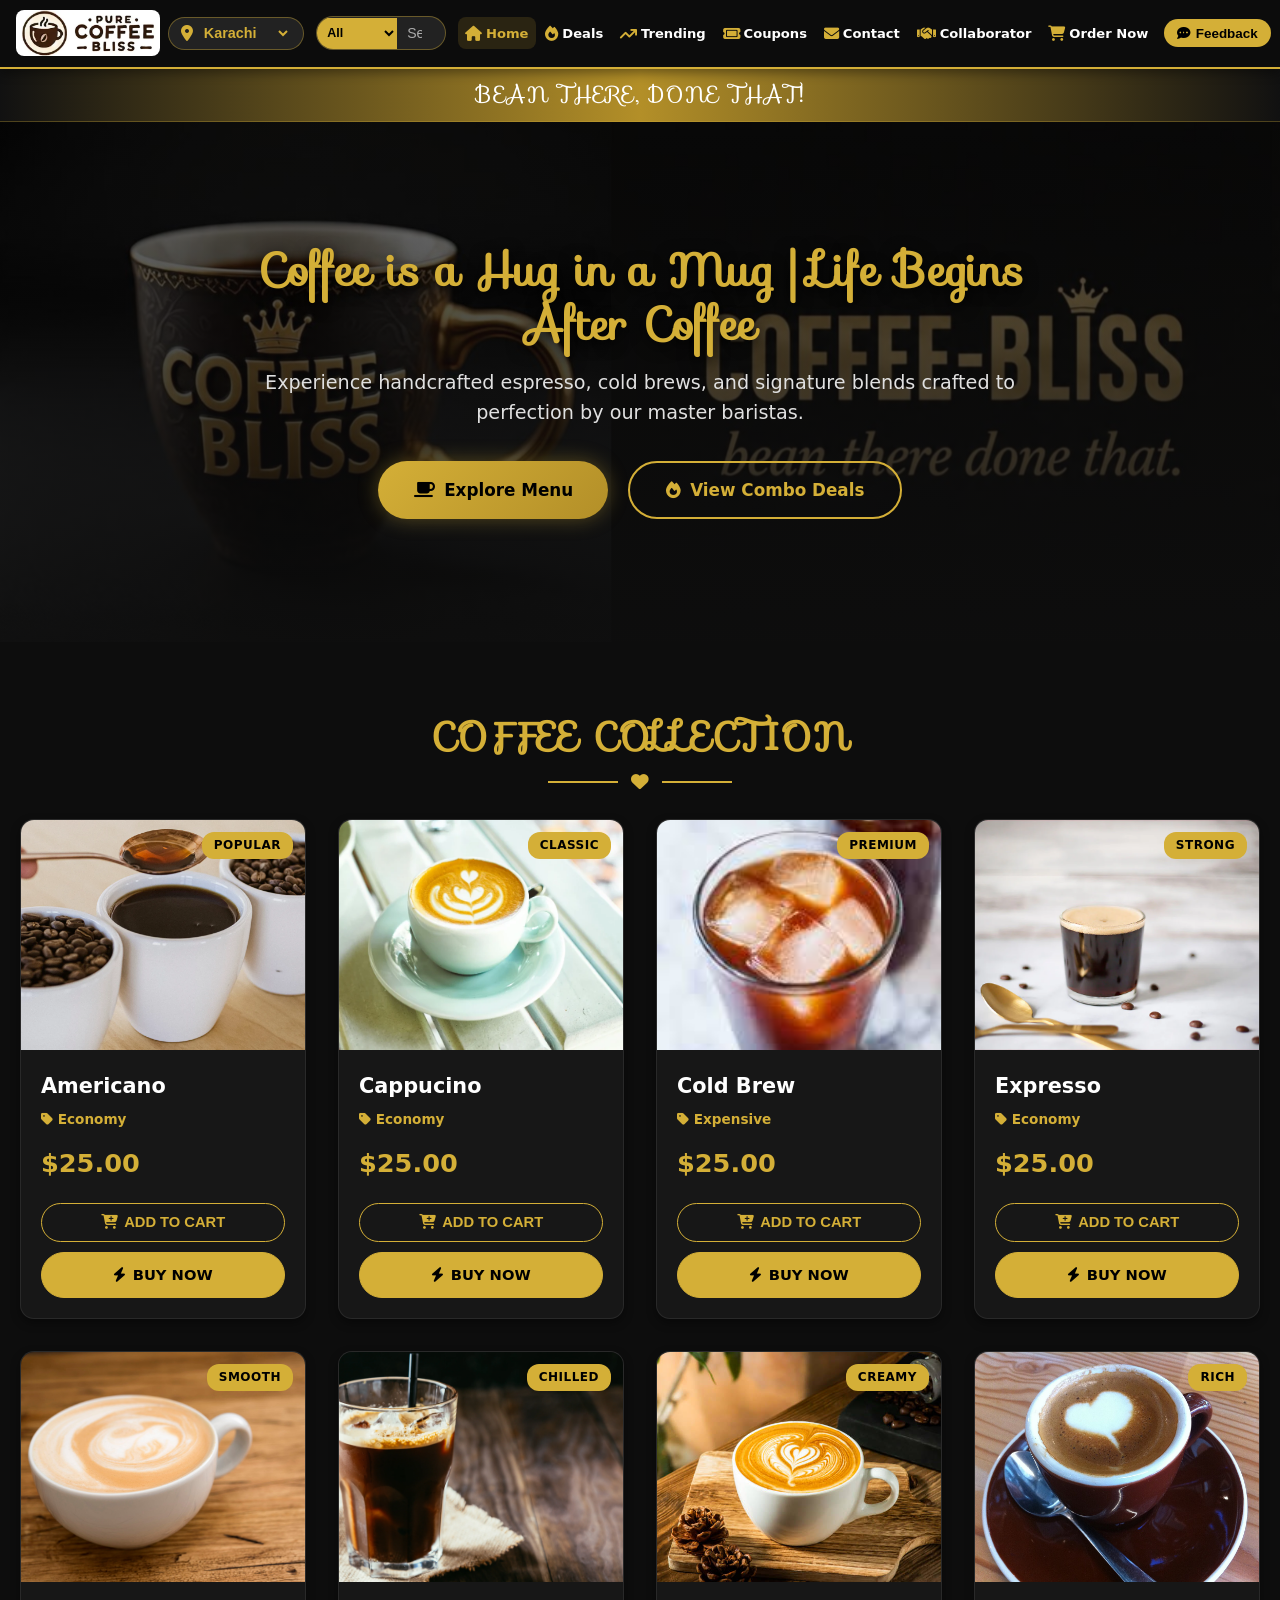
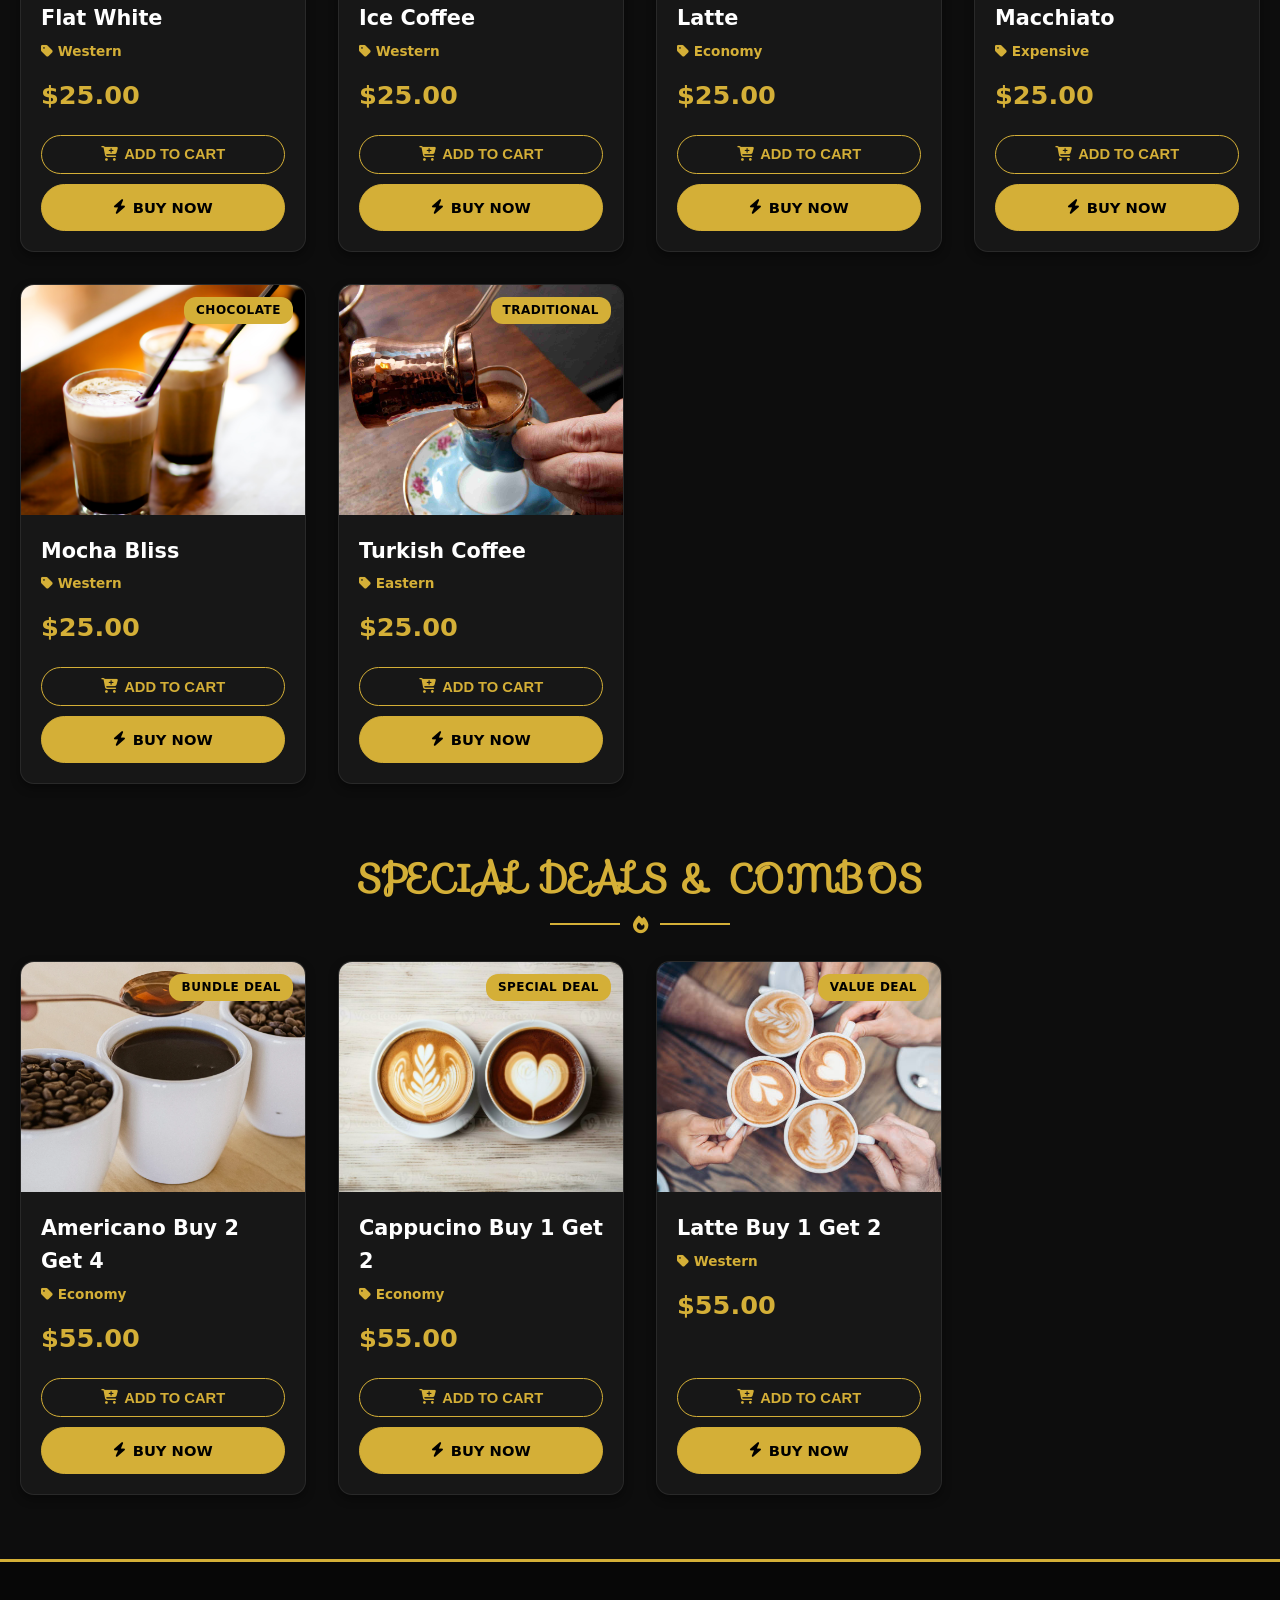
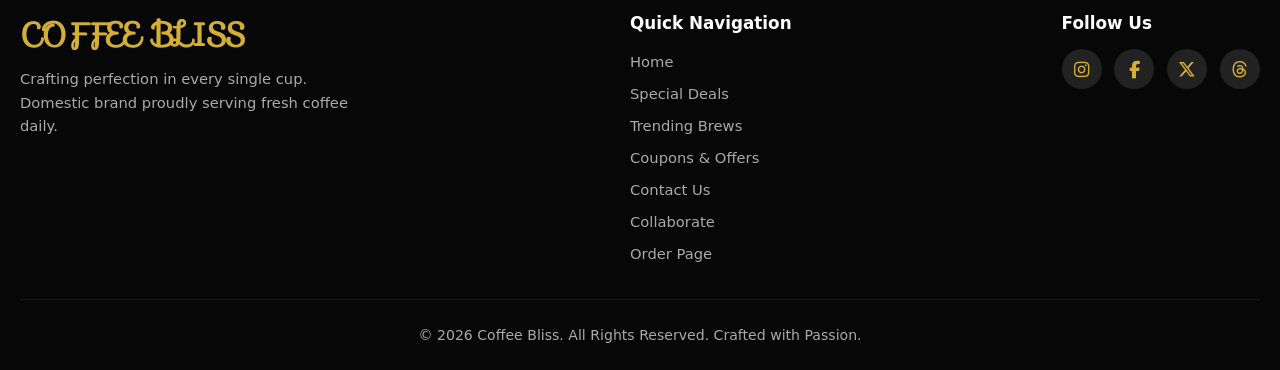
<file: index.html>
<!DOCTYPE html>
<html lang="en">
<head>
    <meta charset="UTF-8">
    <meta name="viewport" content="width=device-width, initial-scale=1.0">
    <title>Coffee Bliss | Handcrafted Coffee & Special Deals</title>
    <link rel="stylesheet" href="styles.css">
    <link rel="stylesheet" href="https://fonts.googleapis.com/css2?family=Sofia&family=Segoe+UI:wght@400;600;700;800&display=swap">
    <link rel="stylesheet" href="https://cdnjs.cloudflare.com/ajax/libs/font-awesome/6.4.0/css/all.min.css">
    <script src="app.js" defer></script>
</head>
<body>
    <!-- Sticky Navigation Header -->
    <header>
        <div class="navbar">
            <a href="index.html" class="nav-logo">
                <img src="coff_logo.webp" alt="Coffee Bliss Logo">
            </a>

            <!-- City Location Selector -->
            <div class="nav-add">
                <i class="fa-solid fa-location-dot"></i>
                <select class="cities" aria-label="Select Store Location">
                    <option>Karachi</option>
                    <option>Lahore</option>
                    <option>Islamabad</option>
                    <option>Peshawar</option>
                </select>
            </div>

            <!-- Integrated Header Search Bar -->
            <div class="nav-search">
                <div class="search-bar-wrap">
                    <select class="search-category-select" aria-label="Category Filter">
                        <option value="All">All</option>
                        <option value="Economy">Economy</option>
                        <option value="Expensive">Expensive</option>
                        <option value="Eastern">Eastern</option>
                        <option value="Western">Western</option>
                    </select>
                    <input type="search" class="input-search-field" placeholder="Search Coffee Bliss..." aria-label="Search Coffee">
                    <button class="search-btn-icon" aria-label="Perform Search"><i class="fa-solid fa-magnifying-glass"></i></button>
                </div>
            </div>

            <!-- Navigation Links -->
            <ul class="nav-menu">
                <li><a href="index.html" class="active"><i class="fa-solid fa-house"></i> Home</a></li>
                <li><a href="deals.html"><i class="fa-solid fa-fire"></i> Deals</a></li>
                <li><a href="trending.html"><i class="fa-solid fa-arrow-trend-up"></i> Trending</a></li>
                <li><a href="coupons.html"><i class="fa-solid fa-ticket"></i> Coupons</a></li>
                <li><a href="contact.html"><i class="fa-solid fa-envelope"></i> Contact</a></li>
                <li><a href="collaborator.html"><i class="fa-solid fa-handshake"></i> Collaborator</a></li>
                <li><a href="order.html"><i class="fa-solid fa-cart-shopping"></i> Order Now</a></li>
            </ul>

            <!-- Header Action Buttons -->
            <div class="nav-actions">
                <button class="btn-feedback"><i class="fa-solid fa-comment-dots"></i> Feedback</button>
                <a href="order.html" class="cart-icon-btn" title="View Shopping Cart">
                    <i class="fa-solid fa-bag-shopping"></i>
                    <span class="cart-badge">0</span>
                </a>
                <button class="mobile-toggle" aria-label="Toggle Navigation Menu">
                    <i class="fa-solid fa-bars"></i>
                </button>
            </div>
        </div>
    </header>

    <!-- Slogan Banner -->
    <div class="slogan-banner">
        <span>BEAN THERE, DONE THAT!</span>
    </div>

    <!-- Hero Section -->
    <section class="hero-section">
        <div class="hero-content">
            <h1 class="hero-tagline">Coffee is a Hug in a Mug | Life Begins After Coffee</h1>
            <p class="hero-subtext">Experience handcrafted espresso, cold brews, and signature blends crafted to perfection by our master baristas.</p>
            <div class="hero-btn-group">
                <a href="#coffee-menu-section" class="btn-hero-primary"><i class="fa-solid fa-mug-saucer"></i> Explore Menu</a>
                <a href="deals.html" class="btn-hero-secondary"><i class="fa-solid fa-fire"></i> View Combo Deals</a>
            </div>
        </div>
    </section>

    <!-- Main Content Container -->
    <main class="main-container" id="coffee-menu-section">
        <!-- Coffee Collection Section -->
        <div class="section-title">
            <h2>COFFEE COLLECTION</h2>
            <div class="divider"><i class="fa-solid fa-heart"></i></div>
        </div>
        <div id="coffee-collection-grid" class="product-grid">
            <!-- Dynamic coffee cards rendered here by app.js -->
        </div>

        <!-- Special Deals Section -->
        <div class="section-title" style="margin-top: 4rem;">
            <h2>SPECIAL DEALS & COMBOS</h2>
            <div class="divider"><i class="fa-solid fa-fire"></i></div>
        </div>
        <div id="special-deals-grid" class="product-grid">
            <!-- Dynamic deal cards rendered here by app.js -->
        </div>
    </main>

    <!-- Universal Feedback Modal -->
    <div id="feedback-modal" class="modal-overlay">
        <div class="modal-card">
            <button id="close-feedback-modal" class="btn-close-modal">&times;</button>
            <h3 style="color: var(--primary-gold); margin-bottom: 1rem;"><i class="fa-solid fa-comment"></i> We Value Your Feedback</h3>
            <form id="feedback-form" class="checkout-form">
                <div class="form-group">
                    <label for="fb-name">Your Name</label>
                    <input type="text" id="fb-name" required placeholder="Enter your name">
                </div>
                <div class="form-group">
                    <label for="fb-email">Email Address</label>
                    <input type="email" id="fb-email" required placeholder="Enter your email">
                </div>
                <div class="form-group">
                    <label for="fb-msg">Your Feedback</label>
                    <textarea id="fb-msg" rows="4" required placeholder="How was your Coffee Bliss experience?"></textarea>
                </div>
                <button type="submit" class="btn-place-order" style="margin-top: 0.5rem;">Submit Feedback</button>
            </form>
        </div>
    </div>

    <!-- Footer -->
    <footer>
        <div class="footer-content">
            <div class="footer-brand">
                <h2>COFFEE BLISS</h2>
                <p>Crafting perfection in every single cup. Domestic brand proudly serving fresh coffee daily.</p>
            </div>
            <div class="footer-links">
                <h4>Quick Navigation</h4>
                <ul>
                    <li><a href="index.html">Home</a></li>
                    <li><a href="deals.html">Special Deals</a></li>
                    <li><a href="trending.html">Trending Brews</a></li>
                    <li><a href="coupons.html">Coupons & Offers</a></li>
                    <li><a href="contact.html">Contact Us</a></li>
                    <li><a href="collaborator.html">Collaborate</a></li>
                    <li><a href="order.html">Order Page</a></li>
                </ul>
            </div>
            <div class="footer-links">
                <h4>Follow Us</h4>
                <div class="social-icons">
                    <a href="https://www.instagram.com/not.her,type_man" target="_blank" aria-label="Instagram"><i class="fa-brands fa-instagram"></i></a>
                    <a href="https://facebook.com" target="_blank" aria-label="Facebook"><i class="fa-brands fa-facebook-f"></i></a>
                    <a href="https://twitter.com" target="_blank" aria-label="Twitter"><i class="fa-brands fa-x-twitter"></i></a>
                    <a href="https://threads.net" target="_blank" aria-label="Threads"><i class="fa-brands fa-threads"></i></a>
                </div>
            </div>
        </div>
        <div class="footer-bottom">
            <p>&copy; 2026 Coffee Bliss. All Rights Reserved. Crafted with Passion.</p>
        </div>
    </footer>
</body>
</html>
</file>
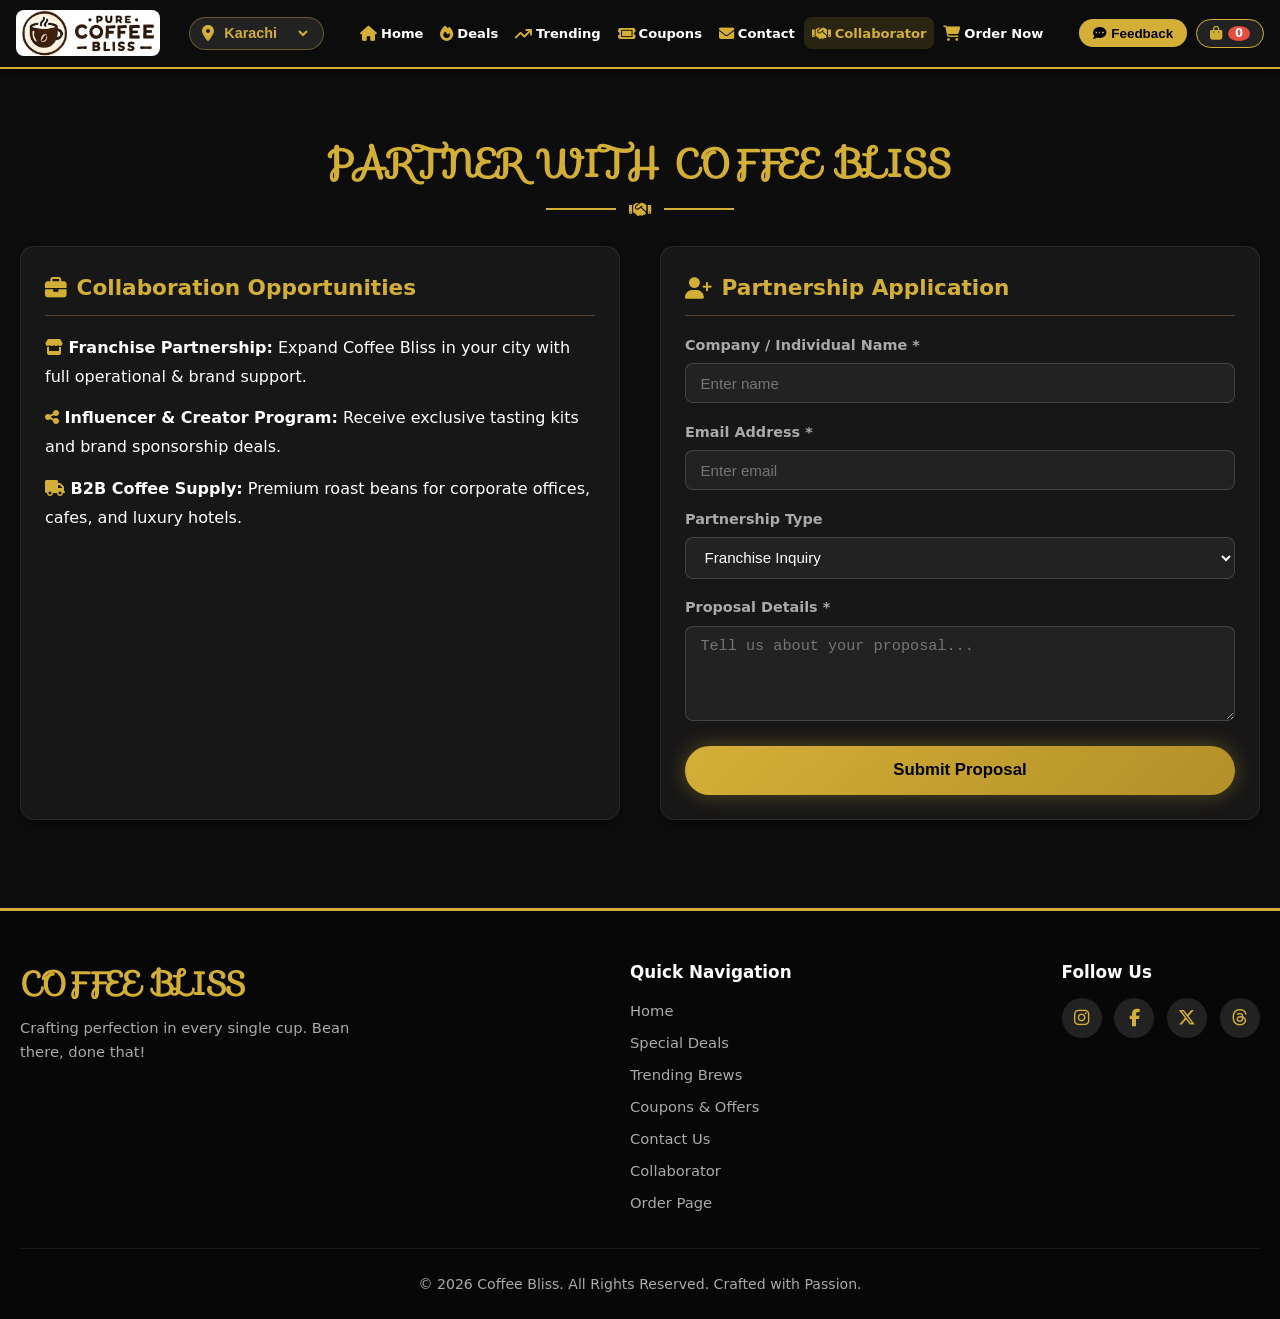
<file: collaborator.html>
<!DOCTYPE html>
<html lang="en">
<head>
    <meta charset="UTF-8">
    <meta name="viewport" content="width=device-width, initial-scale=1.0">
    <title>Partner & Collaborate | Coffee Bliss</title>
    <link rel="stylesheet" href="styles.css">
    <link rel="stylesheet" href="https://fonts.googleapis.com/css2?family=Sofia&family=Segoe+UI:wght@400;600;700;800&display=swap">
    <link rel="stylesheet" href="https://cdnjs.cloudflare.com/ajax/libs/font-awesome/6.4.0/css/all.min.css">
    <script src="app.js" defer></script>
</head>
<body>
    <header>
        <div class="navbar">
            <a href="index.html" class="nav-logo">
                <img src="coff_logo.webp" alt="Coffee Bliss Logo">
            </a>

            <div class="nav-add">
                <i class="fa-solid fa-location-dot"></i>
                <select class="cities" aria-label="Select City">
                    <option>Karachi</option>
                    <option>Lahore</option>
                    <option>Islamabad</option>
                    <option>Peshawar</option>
                </select>
            </div>

            <ul class="nav-menu">
                <li><a href="index.html"><i class="fa-solid fa-house"></i> Home</a></li>
                <li><a href="deals.html"><i class="fa-solid fa-fire"></i> Deals</a></li>
                <li><a href="trending.html"><i class="fa-solid fa-arrow-trend-up"></i> Trending</a></li>
                <li><a href="coupons.html"><i class="fa-solid fa-ticket"></i> Coupons</a></li>
                <li><a href="contact.html"><i class="fa-solid fa-envelope"></i> Contact</a></li>
                <li><a href="collaborator.html" class="active"><i class="fa-solid fa-handshake"></i> Collaborator</a></li>
                <li><a href="order.html"><i class="fa-solid fa-cart-shopping"></i> Order Now</a></li>
            </ul>

            <div class="nav-actions">
                <button class="btn-feedback"><i class="fa-solid fa-comment-dots"></i> Feedback</button>
                <a href="order.html" class="cart-icon-btn" title="View Shopping Cart">
                    <i class="fa-solid fa-bag-shopping"></i>
                    <span class="cart-badge">0</span>
                </a>
                <button class="mobile-toggle" aria-label="Toggle Navigation Menu">
                    <i class="fa-solid fa-bars"></i>
                </button>
            </div>
        </div>
    </header>

    <main class="main-container">
        <div class="section-title">
            <h2>PARTNER WITH COFFEE BLISS</h2>
            <div class="divider"><i class="fa-solid fa-handshake"></i></div>
        </div>

        <div style="display: grid; grid-template-columns: repeat(auto-fit, minmax(320px, 1fr)); gap: 2.5rem;">
            <!-- Partnership Programs Card -->
            <div class="order-section-card">
                <h3><i class="fa-solid fa-briefcase"></i> Collaboration Opportunities</h3>
                <div style="margin-bottom: 1.5rem; line-height: 1.8;">
                    <p style="margin-bottom: 0.8rem;"><strong><i class="fa-solid fa-store" style="color: var(--primary-gold);"></i> Franchise Partnership:</strong> Expand Coffee Bliss in your city with full operational & brand support.</p>
                    <p style="margin-bottom: 0.8rem;"><strong><i class="fa-solid fa-share-nodes" style="color: var(--primary-gold);"></i> Influencer & Creator Program:</strong> Receive exclusive tasting kits and brand sponsorship deals.</p>
                    <p style="margin-bottom: 0.8rem;"><strong><i class="fa-solid fa-truck" style="color: var(--primary-gold);"></i> B2B Coffee Supply:</strong> Premium roast beans for corporate offices, cafes, and luxury hotels.</p>
                </div>
            </div>

            <!-- Collaboration Application Form -->
            <div class="order-section-card">
                <h3><i class="fa-solid fa-user-plus"></i> Partnership Application</h3>
                <form onsubmit="event.preventDefault(); showToast('Collaboration request submitted successfully! Our team will reach out.', 'success'); this.reset();" class="checkout-form">
                    <div class="form-group">
                        <label>Company / Individual Name *</label>
                        <input type="text" required placeholder="Enter name">
                    </div>
                    <div class="form-group">
                        <label>Email Address *</label>
                        <input type="email" required placeholder="Enter email">
                    </div>
                    <div class="form-group">
                        <label>Partnership Type</label>
                        <select>
                            <option>Franchise Inquiry</option>
                            <option>Influencer & Creator</option>
                            <option>Corporate Bean Supply</option>
                            <option>Event Catering</option>
                        </select>
                    </div>
                    <div class="form-group">
                        <label>Proposal Details *</label>
                        <textarea rows="4" required placeholder="Tell us about your proposal..."></textarea>
                    </div>
                    <button type="submit" class="btn-place-order">Submit Proposal</button>
                </form>
            </div>
        </div>
    </main>

    <!-- Feedback Modal -->
    <div id="feedback-modal" class="modal-overlay">
        <div class="modal-card">
            <button id="close-feedback-modal" class="btn-close-modal">&times;</button>
            <h3 style="color: var(--primary-gold); margin-bottom: 1rem;"><i class="fa-solid fa-comment"></i> We Value Your Feedback</h3>
            <form id="feedback-form" class="checkout-form">
                <div class="form-group">
                    <label for="fb-name">Your Name</label>
                    <input type="text" id="fb-name" required placeholder="Enter your name">
                </div>
                <div class="form-group">
                    <label for="fb-email">Email Address</label>
                    <input type="email" id="fb-email" required placeholder="Enter your email">
                </div>
                <div class="form-group">
                    <label for="fb-msg">Your Feedback</label>
                    <textarea id="fb-msg" rows="4" required placeholder="How was your Coffee Bliss experience?"></textarea>
                </div>
                <button type="submit" class="btn-place-order" style="margin-top: 0.5rem;">Submit Feedback</button>
            </form>
        </div>
    </div>

    <!-- Footer -->
    <footer>
        <div class="footer-content">
            <div class="footer-brand">
                <h2>COFFEE BLISS</h2>
                <p>Crafting perfection in every single cup. Bean there, done that!</p>
            </div>
            <div class="footer-links">
                <h4>Quick Navigation</h4>
                <ul>
                    <li><a href="index.html">Home</a></li>
                    <li><a href="deals.html">Special Deals</a></li>
                    <li><a href="trending.html">Trending Brews</a></li>
                    <li><a href="coupons.html">Coupons & Offers</a></li>
                    <li><a href="contact.html">Contact Us</a></li>
                    <li><a href="collaborator.html">Collaborator</a></li>
                    <li><a href="order.html">Order Page</a></li>
                </ul>
            </div>
            <div class="footer-links">
                <h4>Follow Us</h4>
                <div class="social-icons">
                    <a href="https://www.instagram.com/not.her,type_man" target="_blank" aria-label="Instagram"><i class="fa-brands fa-instagram"></i></a>
                    <a href="https://facebook.com" target="_blank" aria-label="Facebook"><i class="fa-brands fa-facebook-f"></i></a>
                    <a href="https://twitter.com" target="_blank" aria-label="Twitter"><i class="fa-brands fa-x-twitter"></i></a>
                    <a href="https://threads.net" target="_blank" aria-label="Threads"><i class="fa-brands fa-threads"></i></a>
                </div>
            </div>
        </div>
        <div class="footer-bottom">
            <p>&copy; 2026 Coffee Bliss. All Rights Reserved. Crafted with Passion.</p>
        </div>
    </footer>
</body>
</html>
</file>
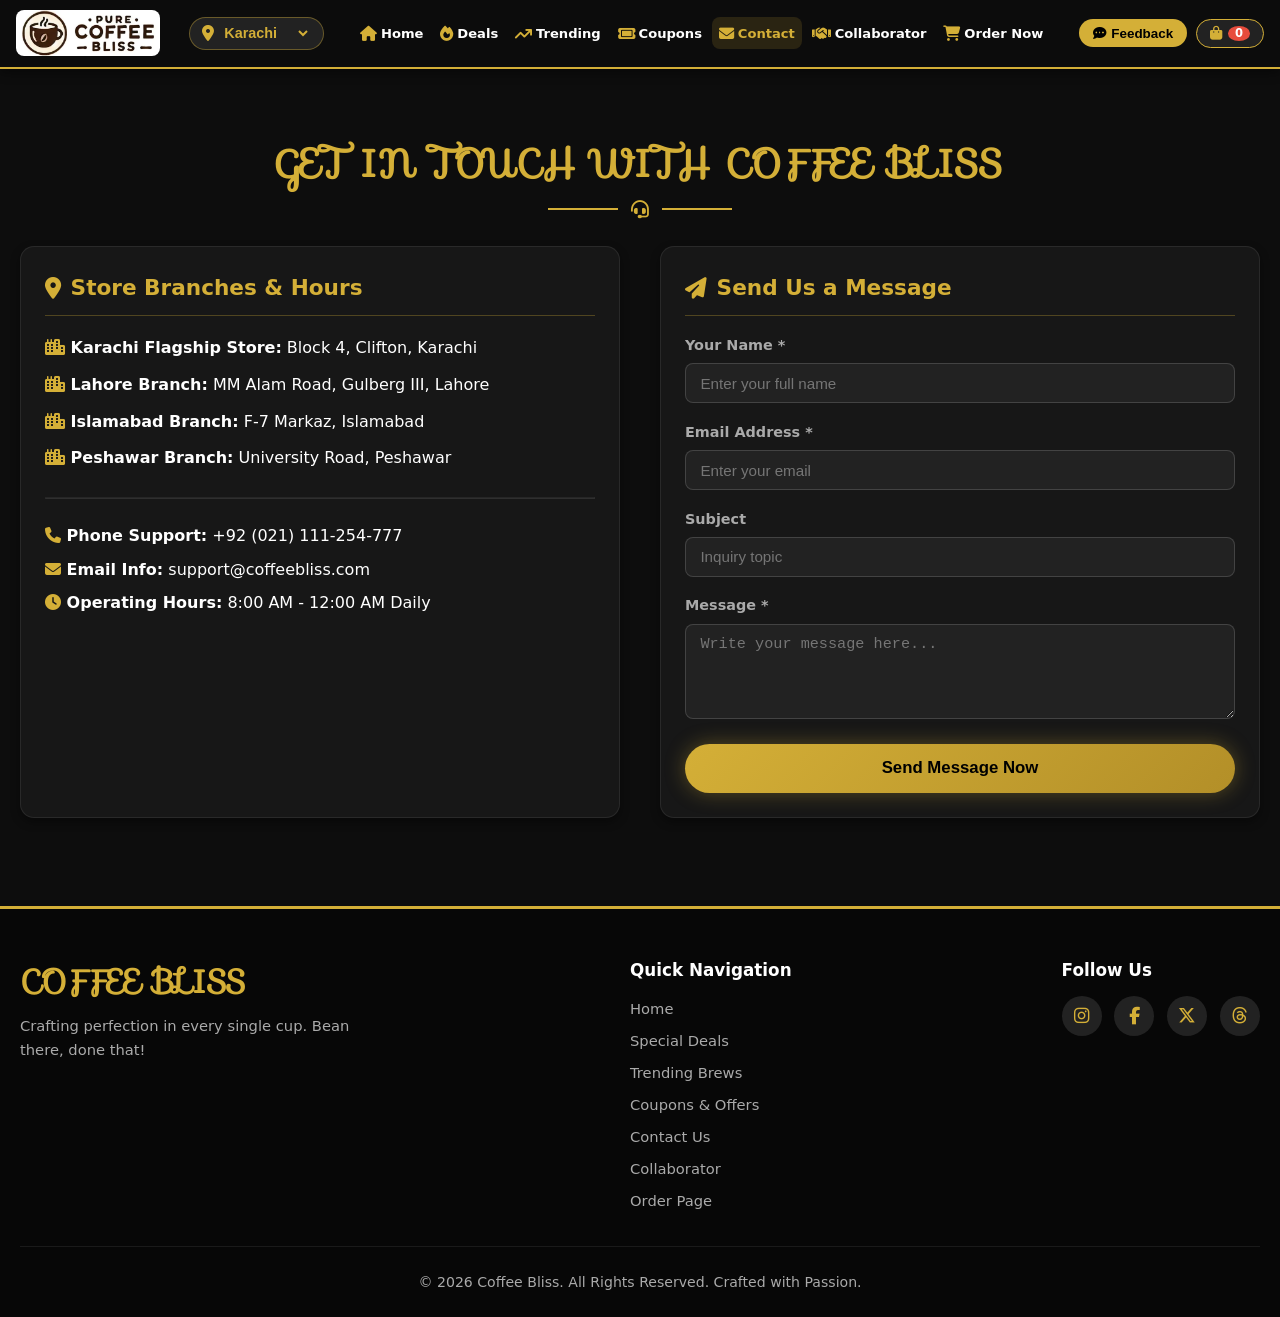
<file: contact.html>
<!DOCTYPE html>
<html lang="en">
<head>
    <meta charset="UTF-8">
    <meta name="viewport" content="width=device-width, initial-scale=1.0">
    <title>Contact Us | Coffee Bliss</title>
    <link rel="stylesheet" href="styles.css">
    <link rel="stylesheet" href="https://fonts.googleapis.com/css2?family=Sofia&family=Segoe+UI:wght@400;600;700;800&display=swap">
    <link rel="stylesheet" href="https://cdnjs.cloudflare.com/ajax/libs/font-awesome/6.4.0/css/all.min.css">
    <script src="app.js" defer></script>
</head>
<body>
    <header>
        <div class="navbar">
            <a href="index.html" class="nav-logo">
                <img src="coff_logo.webp" alt="Coffee Bliss Logo">
            </a>

            <div class="nav-add">
                <i class="fa-solid fa-location-dot"></i>
                <select class="cities" aria-label="Select City">
                    <option>Karachi</option>
                    <option>Lahore</option>
                    <option>Islamabad</option>
                    <option>Peshawar</option>
                </select>
            </div>

            <ul class="nav-menu">
                <li><a href="index.html"><i class="fa-solid fa-house"></i> Home</a></li>
                <li><a href="deals.html"><i class="fa-solid fa-fire"></i> Deals</a></li>
                <li><a href="trending.html"><i class="fa-solid fa-arrow-trend-up"></i> Trending</a></li>
                <li><a href="coupons.html"><i class="fa-solid fa-ticket"></i> Coupons</a></li>
                <li><a href="contact.html" class="active"><i class="fa-solid fa-envelope"></i> Contact</a></li>
                <li><a href="collaborator.html"><i class="fa-solid fa-handshake"></i> Collaborator</a></li>
                <li><a href="order.html"><i class="fa-solid fa-cart-shopping"></i> Order Now</a></li>
            </ul>

            <div class="nav-actions">
                <button class="btn-feedback"><i class="fa-solid fa-comment-dots"></i> Feedback</button>
                <a href="order.html" class="cart-icon-btn" title="View Shopping Cart">
                    <i class="fa-solid fa-bag-shopping"></i>
                    <span class="cart-badge">0</span>
                </a>
                <button class="mobile-toggle" aria-label="Toggle Navigation Menu">
                    <i class="fa-solid fa-bars"></i>
                </button>
            </div>
        </div>
    </header>

    <main class="main-container">
        <div class="section-title">
            <h2>GET IN TOUCH WITH COFFEE BLISS</h2>
            <div class="divider"><i class="fa-solid fa-headset"></i></div>
        </div>

        <div style="display: grid; grid-template-columns: repeat(auto-fit, minmax(320px, 1fr)); gap: 2.5rem;">
            <!-- Contact Info Card -->
            <div class="order-section-card">
                <h3><i class="fa-solid fa-location-dot"></i> Store Branches & Hours</h3>
                <div style="margin-bottom: 1.5rem; line-height: 1.8;">
                    <p style="margin-bottom: 0.5rem;"><strong><i class="fa-solid fa-city" style="color: var(--primary-gold);"></i> Karachi Flagship Store:</strong> Block 4, Clifton, Karachi</p>
                    <p style="margin-bottom: 0.5rem;"><strong><i class="fa-solid fa-city" style="color: var(--primary-gold);"></i> Lahore Branch:</strong> MM Alam Road, Gulberg III, Lahore</p>
                    <p style="margin-bottom: 0.5rem;"><strong><i class="fa-solid fa-city" style="color: var(--primary-gold);"></i> Islamabad Branch:</strong> F-7 Markaz, Islamabad</p>
                    <p style="margin-bottom: 0.5rem;"><strong><i class="fa-solid fa-city" style="color: var(--primary-gold);"></i> Peshawar Branch:</strong> University Road, Peshawar</p>
                </div>
                <hr style="border-color: rgba(255, 255, 255, 0.1); margin-bottom: 1.5rem;">
                <p style="margin-bottom: 0.5rem;"><strong><i class="fa-solid fa-phone" style="color: var(--primary-gold);"></i> Phone Support:</strong> +92 (021) 111-254-777</p>
                <p style="margin-bottom: 0.5rem;"><strong><i class="fa-solid fa-envelope" style="color: var(--primary-gold);"></i> Email Info:</strong> support@coffeebliss.com</p>
                <p style="margin-bottom: 0.5rem;"><strong><i class="fa-solid fa-clock" style="color: var(--primary-gold);"></i> Operating Hours:</strong> 8:00 AM - 12:00 AM Daily</p>
            </div>

            <!-- Contact Form Card -->
            <div class="order-section-card">
                <h3><i class="fa-solid fa-paper-plane"></i> Send Us a Message</h3>
                <form onsubmit="event.preventDefault(); showToast('Message sent! We will contact you shortly.', 'success'); this.reset();" class="checkout-form">
                    <div class="form-group">
                        <label>Your Name *</label>
                        <input type="text" required placeholder="Enter your full name">
                    </div>
                    <div class="form-group">
                        <label>Email Address *</label>
                        <input type="email" required placeholder="Enter your email">
                    </div>
                    <div class="form-group">
                        <label>Subject</label>
                        <input type="text" placeholder="Inquiry topic">
                    </div>
                    <div class="form-group">
                        <label>Message *</label>
                        <textarea rows="4" required placeholder="Write your message here..."></textarea>
                    </div>
                    <button type="submit" class="btn-place-order">Send Message Now</button>
                </form>
            </div>
        </div>
    </main>

    <!-- Feedback Modal -->
    <div id="feedback-modal" class="modal-overlay">
        <div class="modal-card">
            <button id="close-feedback-modal" class="btn-close-modal">&times;</button>
            <h3 style="color: var(--primary-gold); margin-bottom: 1rem;"><i class="fa-solid fa-comment"></i> We Value Your Feedback</h3>
            <form id="feedback-form" class="checkout-form">
                <div class="form-group">
                    <label for="fb-name">Your Name</label>
                    <input type="text" id="fb-name" required placeholder="Enter your name">
                </div>
                <div class="form-group">
                    <label for="fb-email">Email Address</label>
                    <input type="email" id="fb-email" required placeholder="Enter your email">
                </div>
                <div class="form-group">
                    <label for="fb-msg">Your Feedback</label>
                    <textarea id="fb-msg" rows="4" required placeholder="How was your Coffee Bliss experience?"></textarea>
                </div>
                <button type="submit" class="btn-place-order" style="margin-top: 0.5rem;">Submit Feedback</button>
            </form>
        </div>
    </div>

    <!-- Footer -->
    <footer>
        <div class="footer-content">
            <div class="footer-brand">
                <h2>COFFEE BLISS</h2>
                <p>Crafting perfection in every single cup. Bean there, done that!</p>
            </div>
            <div class="footer-links">
                <h4>Quick Navigation</h4>
                <ul>
                    <li><a href="index.html">Home</a></li>
                    <li><a href="deals.html">Special Deals</a></li>
                    <li><a href="trending.html">Trending Brews</a></li>
                    <li><a href="coupons.html">Coupons & Offers</a></li>
                    <li><a href="contact.html">Contact Us</a></li>
                    <li><a href="collaborator.html">Collaborator</a></li>
                    <li><a href="order.html">Order Page</a></li>
                </ul>
            </div>
            <div class="footer-links">
                <h4>Follow Us</h4>
                <div class="social-icons">
                    <a href="https://www.instagram.com/not.her,type_man" target="_blank" aria-label="Instagram"><i class="fa-brands fa-instagram"></i></a>
                    <a href="https://facebook.com" target="_blank" aria-label="Facebook"><i class="fa-brands fa-facebook-f"></i></a>
                    <a href="https://twitter.com" target="_blank" aria-label="Twitter"><i class="fa-brands fa-x-twitter"></i></a>
                    <a href="https://threads.net" target="_blank" aria-label="Threads"><i class="fa-brands fa-threads"></i></a>
                </div>
            </div>
        </div>
        <div class="footer-bottom">
            <p>&copy; 2026 Coffee Bliss. All Rights Reserved. Crafted with Passion.</p>
        </div>
    </footer>
</body>
</html>
</file>
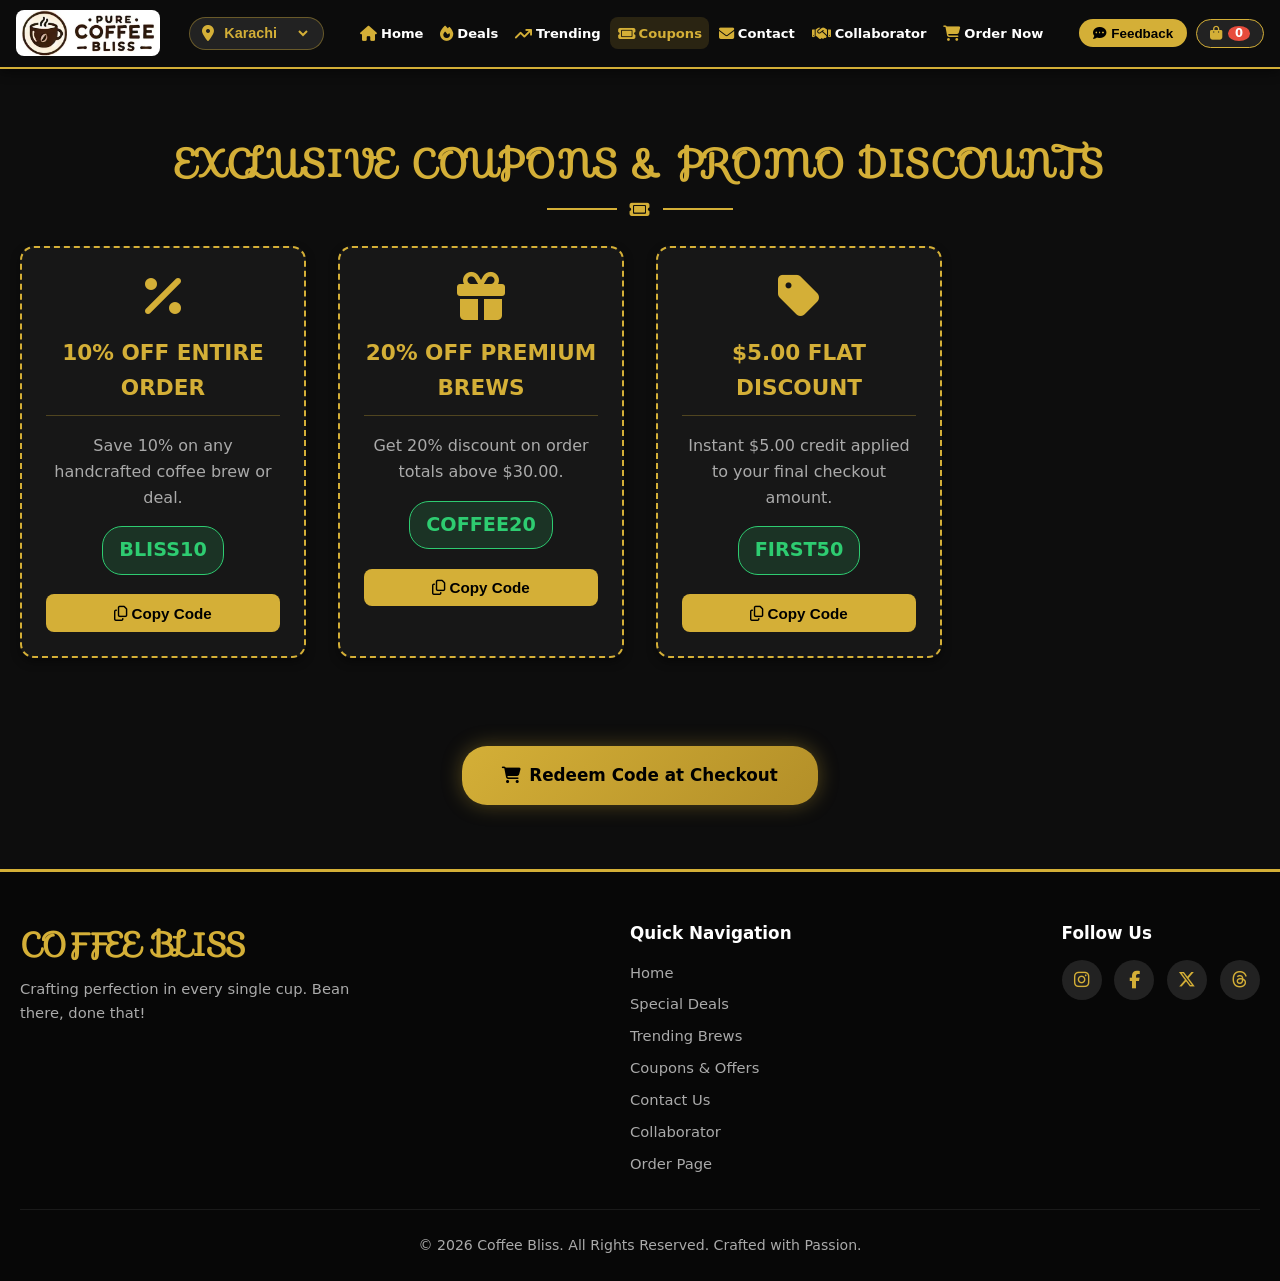
<file: coupons.html>
<!DOCTYPE html>
<html lang="en">
<head>
    <meta charset="UTF-8">
    <meta name="viewport" content="width=device-width, initial-scale=1.0">
    <title>Coupons & Discounts | Coffee Bliss</title>
    <link rel="stylesheet" href="styles.css">
    <link rel="stylesheet" href="https://fonts.googleapis.com/css2?family=Sofia&family=Segoe+UI:wght@400;600;700;800&display=swap">
    <link rel="stylesheet" href="https://cdnjs.cloudflare.com/ajax/libs/font-awesome/6.4.0/css/all.min.css">
    <script src="app.js" defer></script>
</head>
<body>
    <header>
        <div class="navbar">
            <a href="index.html" class="nav-logo">
                <img src="coff_logo.webp" alt="Coffee Bliss Logo">
            </a>

            <div class="nav-add">
                <i class="fa-solid fa-location-dot"></i>
                <select class="cities" aria-label="Select City">
                    <option>Karachi</option>
                    <option>Lahore</option>
                    <option>Islamabad</option>
                    <option>Peshawar</option>
                </select>
            </div>

            <ul class="nav-menu">
                <li><a href="index.html"><i class="fa-solid fa-house"></i> Home</a></li>
                <li><a href="deals.html"><i class="fa-solid fa-fire"></i> Deals</a></li>
                <li><a href="trending.html"><i class="fa-solid fa-arrow-trend-up"></i> Trending</a></li>
                <li><a href="coupons.html" class="active"><i class="fa-solid fa-ticket"></i> Coupons</a></li>
                <li><a href="contact.html"><i class="fa-solid fa-envelope"></i> Contact</a></li>
                <li><a href="collaborator.html"><i class="fa-solid fa-handshake"></i> Collaborator</a></li>
                <li><a href="order.html"><i class="fa-solid fa-cart-shopping"></i> Order Now</a></li>
            </ul>

            <div class="nav-actions">
                <button class="btn-feedback"><i class="fa-solid fa-comment-dots"></i> Feedback</button>
                <a href="order.html" class="cart-icon-btn" title="View Shopping Cart">
                    <i class="fa-solid fa-bag-shopping"></i>
                    <span class="cart-badge">0</span>
                </a>
                <button class="mobile-toggle" aria-label="Toggle Navigation Menu">
                    <i class="fa-solid fa-bars"></i>
                </button>
            </div>
        </div>
    </header>

    <main class="main-container">
        <div class="section-title">
            <h2>EXCLUSIVE COUPONS & PROMO DISCOUNTS</h2>
            <div class="divider"><i class="fa-solid fa-ticket"></i></div>
        </div>

        <div class="product-grid">
            <!-- Coupon 1 -->
            <div class="order-section-card" style="border: 2px dashed var(--primary-gold); text-align: center;">
                <i class="fa-solid fa-percent" style="font-size: 3rem; color: var(--primary-gold); margin-bottom: 1rem;"></i>
                <h3>10% OFF ENTIRE ORDER</h3>
                <p style="color: var(--text-muted); margin-bottom: 1rem;">Save 10% on any handcrafted coffee brew or deal.</p>
                <div class="applied-coupon-tag" style="margin-bottom: 1.2rem; font-size: 1.2rem;">BLISS10</div>
                <br>
                <button class="btn-apply-coupon" style="width: 100%;" onclick="copyCoupon('BLISS10')"><i class="fa-regular fa-copy"></i> Copy Code</button>
            </div>

            <!-- Coupon 2 -->
            <div class="order-section-card" style="border: 2px dashed var(--primary-gold); text-align: center;">
                <i class="fa-solid fa-gift" style="font-size: 3rem; color: var(--primary-gold); margin-bottom: 1rem;"></i>
                <h3>20% OFF PREMIUM BREWS</h3>
                <p style="color: var(--text-muted); margin-bottom: 1rem;">Get 20% discount on order totals above $30.00.</p>
                <div class="applied-coupon-tag" style="margin-bottom: 1.2rem; font-size: 1.2rem;">COFFEE20</div>
                <br>
                <button class="btn-apply-coupon" style="width: 100%;" onclick="copyCoupon('COFFEE20')"><i class="fa-regular fa-copy"></i> Copy Code</button>
            </div>

            <!-- Coupon 3 -->
            <div class="order-section-card" style="border: 2px dashed var(--primary-gold); text-align: center;">
                <i class="fa-solid fa-tag" style="font-size: 3rem; color: var(--primary-gold); margin-bottom: 1rem;"></i>
                <h3>$5.00 FLAT DISCOUNT</h3>
                <p style="color: var(--text-muted); margin-bottom: 1rem;">Instant $5.00 credit applied to your final checkout amount.</p>
                <div class="applied-coupon-tag" style="margin-bottom: 1.2rem; font-size: 1.2rem;">FIRST50</div>
                <br>
                <button class="btn-apply-coupon" style="width: 100%;" onclick="copyCoupon('FIRST50')"><i class="fa-regular fa-copy"></i> Copy Code</button>
            </div>
        </div>

        <div style="text-align: center; margin-top: 3rem;">
            <a href="order.html" class="btn-place-order" style="display: inline-flex; width: auto; padding: 1rem 2.5rem; text-decoration: none;">
                <i class="fa-solid fa-cart-shopping"></i> Redeem Code at Checkout
            </a>
        </div>
    </main>

    <!-- Feedback Modal -->
    <div id="feedback-modal" class="modal-overlay">
        <div class="modal-card">
            <button id="close-feedback-modal" class="btn-close-modal">&times;</button>
            <h3 style="color: var(--primary-gold); margin-bottom: 1rem;"><i class="fa-solid fa-comment"></i> We Value Your Feedback</h3>
            <form id="feedback-form" class="checkout-form">
                <div class="form-group">
                    <label for="fb-name">Your Name</label>
                    <input type="text" id="fb-name" required placeholder="Enter your name">
                </div>
                <div class="form-group">
                    <label for="fb-email">Email Address</label>
                    <input type="email" id="fb-email" required placeholder="Enter your email">
                </div>
                <div class="form-group">
                    <label for="fb-msg">Your Feedback</label>
                    <textarea id="fb-msg" rows="4" required placeholder="How was your Coffee Bliss experience?"></textarea>
                </div>
                <button type="submit" class="btn-place-order" style="margin-top: 0.5rem;">Submit Feedback</button>
            </form>
        </div>
    </div>

    <!-- Footer -->
    <footer>
        <div class="footer-content">
            <div class="footer-brand">
                <h2>COFFEE BLISS</h2>
                <p>Crafting perfection in every single cup. Bean there, done that!</p>
            </div>
            <div class="footer-links">
                <h4>Quick Navigation</h4>
                <ul>
                    <li><a href="index.html">Home</a></li>
                    <li><a href="deals.html">Special Deals</a></li>
                    <li><a href="trending.html">Trending Brews</a></li>
                    <li><a href="coupons.html">Coupons & Offers</a></li>
                    <li><a href="contact.html">Contact Us</a></li>
                    <li><a href="collaborator.html">Collaborator</a></li>
                    <li><a href="order.html">Order Page</a></li>
                </ul>
            </div>
            <div class="footer-links">
                <h4>Follow Us</h4>
                <div class="social-icons">
                    <a href="https://www.instagram.com/not.her,type_man" target="_blank" aria-label="Instagram"><i class="fa-brands fa-instagram"></i></a>
                    <a href="https://facebook.com" target="_blank" aria-label="Facebook"><i class="fa-brands fa-facebook-f"></i></a>
                    <a href="https://twitter.com" target="_blank" aria-label="Twitter"><i class="fa-brands fa-x-twitter"></i></a>
                    <a href="https://threads.net" target="_blank" aria-label="Threads"><i class="fa-brands fa-threads"></i></a>
                </div>
            </div>
        </div>
        <div class="footer-bottom">
            <p>&copy; 2026 Coffee Bliss. All Rights Reserved. Crafted with Passion.</p>
        </div>
    </footer>
</body>
</html>
</file>
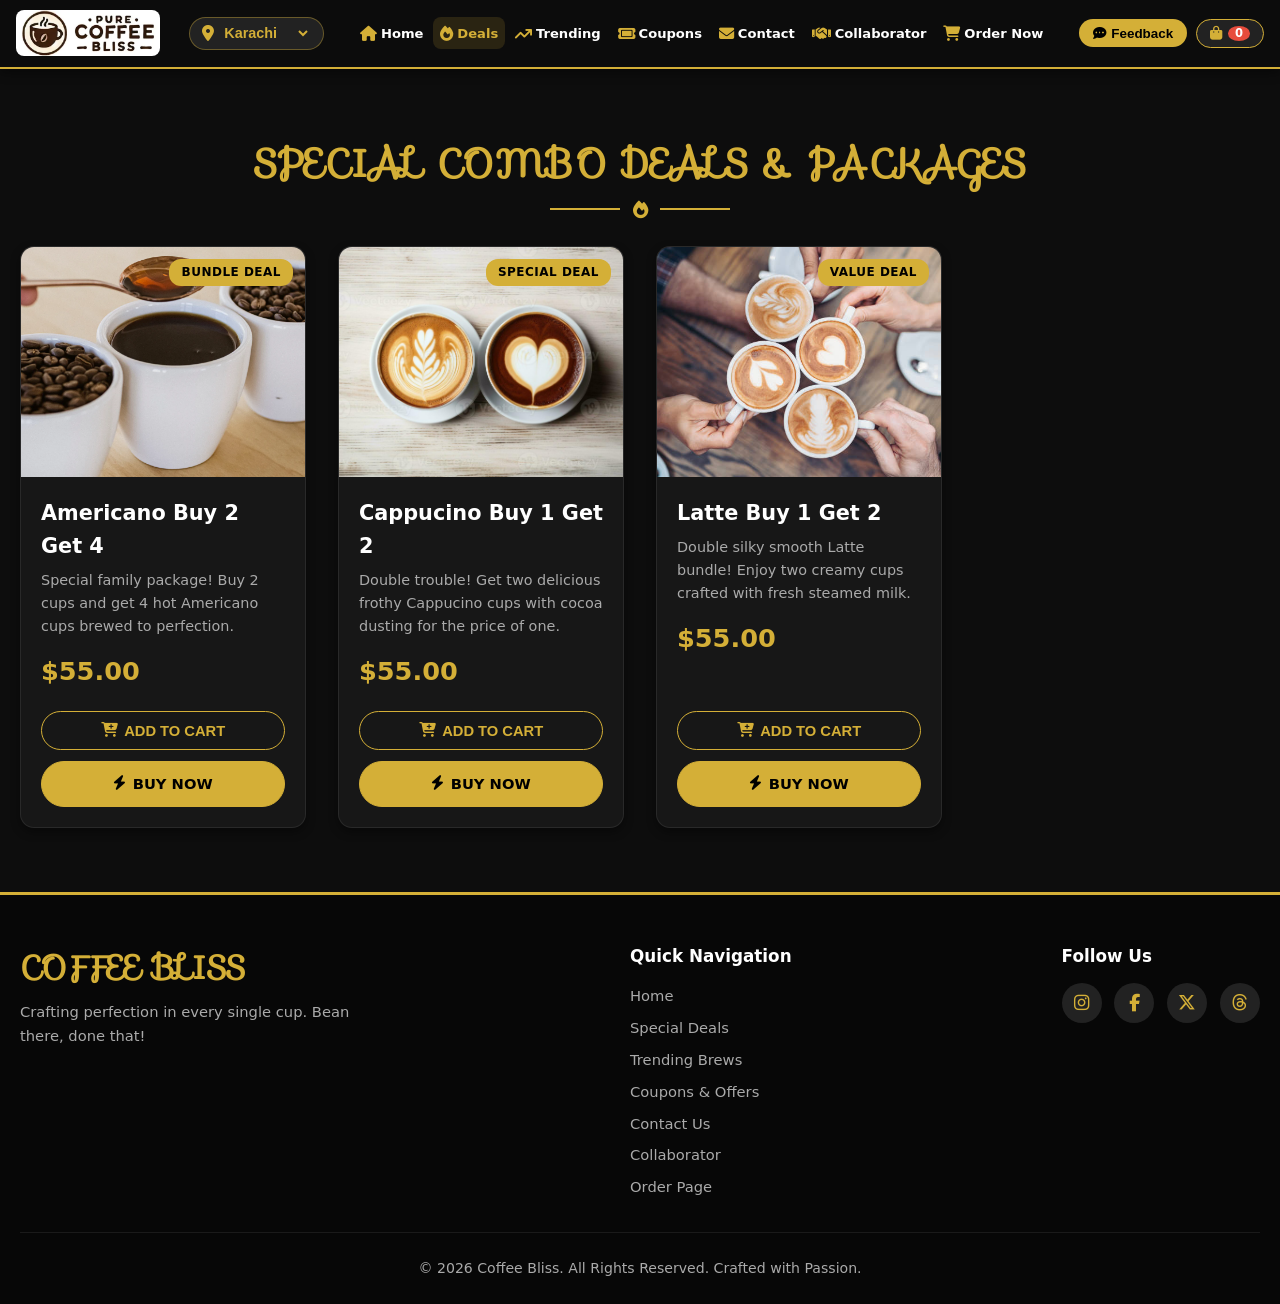
<file: deals.html>
<!DOCTYPE html>
<html lang="en">
<head>
    <meta charset="UTF-8">
    <meta name="viewport" content="width=device-width, initial-scale=1.0">
    <title>Special Deals & Combo Packages | Coffee Bliss</title>
    <link rel="stylesheet" href="styles.css">
    <link rel="stylesheet" href="https://fonts.googleapis.com/css2?family=Sofia&family=Segoe+UI:wght@400;600;700;800&display=swap">
    <link rel="stylesheet" href="https://cdnjs.cloudflare.com/ajax/libs/font-awesome/6.4.0/css/all.min.css">
    <script src="app.js" defer></script>
</head>
<body>
    <header>
        <div class="navbar">
            <a href="index.html" class="nav-logo">
                <img src="coff_logo.webp" alt="Coffee Bliss Logo">
            </a>

            <div class="nav-add">
                <i class="fa-solid fa-location-dot"></i>
                <select class="cities" aria-label="Select City">
                    <option>Karachi</option>
                    <option>Lahore</option>
                    <option>Islamabad</option>
                    <option>Peshawar</option>
                </select>
            </div>

            <ul class="nav-menu">
                <li><a href="index.html"><i class="fa-solid fa-house"></i> Home</a></li>
                <li><a href="deals.html" class="active"><i class="fa-solid fa-fire"></i> Deals</a></li>
                <li><a href="trending.html"><i class="fa-solid fa-arrow-trend-up"></i> Trending</a></li>
                <li><a href="coupons.html"><i class="fa-solid fa-ticket"></i> Coupons</a></li>
                <li><a href="contact.html"><i class="fa-solid fa-envelope"></i> Contact</a></li>
                <li><a href="collaborator.html"><i class="fa-solid fa-handshake"></i> Collaborator</a></li>
                <li><a href="order.html"><i class="fa-solid fa-cart-shopping"></i> Order Now</a></li>
            </ul>

            <div class="nav-actions">
                <button class="btn-feedback"><i class="fa-solid fa-comment-dots"></i> Feedback</button>
                <a href="order.html" class="cart-icon-btn" title="View Shopping Cart">
                    <i class="fa-solid fa-bag-shopping"></i>
                    <span class="cart-badge">0</span>
                </a>
                <button class="mobile-toggle" aria-label="Toggle Navigation Menu">
                    <i class="fa-solid fa-bars"></i>
                </button>
            </div>
        </div>
    </header>

    <main class="main-container">
        <div class="section-title">
            <h2>SPECIAL COMBO DEALS & PACKAGES</h2>
            <div class="divider"><i class="fa-solid fa-fire"></i></div>
        </div>

        <div class="product-grid">
            <!-- Deal 1 -->
            <div class="product-card">
                <div class="card-img-wrap">
                    <img src="coff-deal-americano-1.webp" alt="Americano Deal">
                    <span class="card-tag">Bundle Deal</span>
                </div>
                <div class="card-body">
                    <h3 class="card-title">Americano Buy 2 Get 4</h3>
                    <p style="color: var(--text-muted); font-size: 0.9rem; margin-bottom: 0.8rem;">Special family package! Buy 2 cups and get 4 hot Americano cups brewed to perfection.</p>
                    <div class="card-price">$55.00</div>
                    <div class="card-actions">
                        <button class="btn-card-add" onclick="addToCartItem(event, 'Americano Buy 2 Get 4', 55.00, 'coff-deal-americano-1.webp')">
                            <i class="fa-solid fa-cart-plus"></i> ADD TO CART
                        </button>
                        <a href="order.html" class="btn-card-buy" onclick="addToCartDirect('Americano Buy 2 Get 4', 55.00, 'coff-deal-americano-1.webp')">
                            <i class="fa-solid fa-bolt"></i> BUY NOW
                        </a>
                    </div>
                </div>
            </div>

            <!-- Deal 2 -->
            <div class="product-card">
                <div class="card-img-wrap">
                    <img src="coff-deal-cappucino-1.jpg" alt="Cappucino Deal">
                    <span class="card-tag">Special Deal</span>
                </div>
                <div class="card-body">
                    <h3 class="card-title">Cappucino Buy 1 Get 2</h3>
                    <p style="color: var(--text-muted); font-size: 0.9rem; margin-bottom: 0.8rem;">Double trouble! Get two delicious frothy Cappucino cups with cocoa dusting for the price of one.</p>
                    <div class="card-price">$55.00</div>
                    <div class="card-actions">
                        <button class="btn-card-add" onclick="addToCartItem(event, 'Cappucino Buy 1 Get 2', 55.00, 'coff-deal-cappucino-1.jpg')">
                            <i class="fa-solid fa-cart-plus"></i> ADD TO CART
                        </button>
                        <a href="order.html" class="btn-card-buy" onclick="addToCartDirect('Cappucino Buy 1 Get 2', 55.00, 'coff-deal-cappucino-1.jpg')">
                            <i class="fa-solid fa-bolt"></i> BUY NOW
                        </a>
                    </div>
                </div>
            </div>

            <!-- Deal 3 -->
            <div class="product-card">
                <div class="card-img-wrap">
                    <img src="coff-deals-latte-1.jpg" alt="Latte Deal">
                    <span class="card-tag">Value Deal</span>
                </div>
                <div class="card-body">
                    <h3 class="card-title">Latte Buy 1 Get 2</h3>
                    <p style="color: var(--text-muted); font-size: 0.9rem; margin-bottom: 0.8rem;">Double silky smooth Latte bundle! Enjoy two creamy cups crafted with fresh steamed milk.</p>
                    <div class="card-price">$55.00</div>
                    <div class="card-actions">
                        <button class="btn-card-add" onclick="addToCartItem(event, 'Latte Buy 1 Get 2', 55.00, 'coff-deals-latte-1.jpg')">
                            <i class="fa-solid fa-cart-plus"></i> ADD TO CART
                        </button>
                        <a href="order.html" class="btn-card-buy" onclick="addToCartDirect('Latte Buy 1 Get 2', 55.00, 'coff-deals-latte-1.jpg')">
                            <i class="fa-solid fa-bolt"></i> BUY NOW
                        </a>
                    </div>
                </div>
            </div>
        </div>
    </main>

    <!-- Feedback Modal -->
    <div id="feedback-modal" class="modal-overlay">
        <div class="modal-card">
            <button id="close-feedback-modal" class="btn-close-modal">&times;</button>
            <h3 style="color: var(--primary-gold); margin-bottom: 1rem;"><i class="fa-solid fa-comment"></i> We Value Your Feedback</h3>
            <form id="feedback-form" class="checkout-form">
                <div class="form-group">
                    <label for="fb-name">Your Name</label>
                    <input type="text" id="fb-name" required placeholder="Enter your name">
                </div>
                <div class="form-group">
                    <label for="fb-email">Email Address</label>
                    <input type="email" id="fb-email" required placeholder="Enter your email">
                </div>
                <div class="form-group">
                    <label for="fb-msg">Your Feedback</label>
                    <textarea id="fb-msg" rows="4" required placeholder="How was your Coffee Bliss experience?"></textarea>
                </div>
                <button type="submit" class="btn-place-order" style="margin-top: 0.5rem;">Submit Feedback</button>
            </form>
        </div>
    </div>

    <!-- Footer -->
    <footer>
        <div class="footer-content">
            <div class="footer-brand">
                <h2>COFFEE BLISS</h2>
                <p>Crafting perfection in every single cup. Bean there, done that!</p>
            </div>
            <div class="footer-links">
                <h4>Quick Navigation</h4>
                <ul>
                    <li><a href="index.html">Home</a></li>
                    <li><a href="deals.html">Special Deals</a></li>
                    <li><a href="trending.html">Trending Brews</a></li>
                    <li><a href="coupons.html">Coupons & Offers</a></li>
                    <li><a href="contact.html">Contact Us</a></li>
                    <li><a href="collaborator.html">Collaborator</a></li>
                    <li><a href="order.html">Order Page</a></li>
                </ul>
            </div>
            <div class="footer-links">
                <h4>Follow Us</h4>
                <div class="social-icons">
                    <a href="https://www.instagram.com/not.her,type_man" target="_blank" aria-label="Instagram"><i class="fa-brands fa-instagram"></i></a>
                    <a href="https://facebook.com" target="_blank" aria-label="Facebook"><i class="fa-brands fa-facebook-f"></i></a>
                    <a href="https://twitter.com" target="_blank" aria-label="Twitter"><i class="fa-brands fa-x-twitter"></i></a>
                    <a href="https://threads.net" target="_blank" aria-label="Threads"><i class="fa-brands fa-threads"></i></a>
                </div>
            </div>
        </div>
        <div class="footer-bottom">
            <p>&copy; 2026 Coffee Bliss. All Rights Reserved. Crafted with Passion.</p>
        </div>
    </footer>
</body>
</html>
</file>
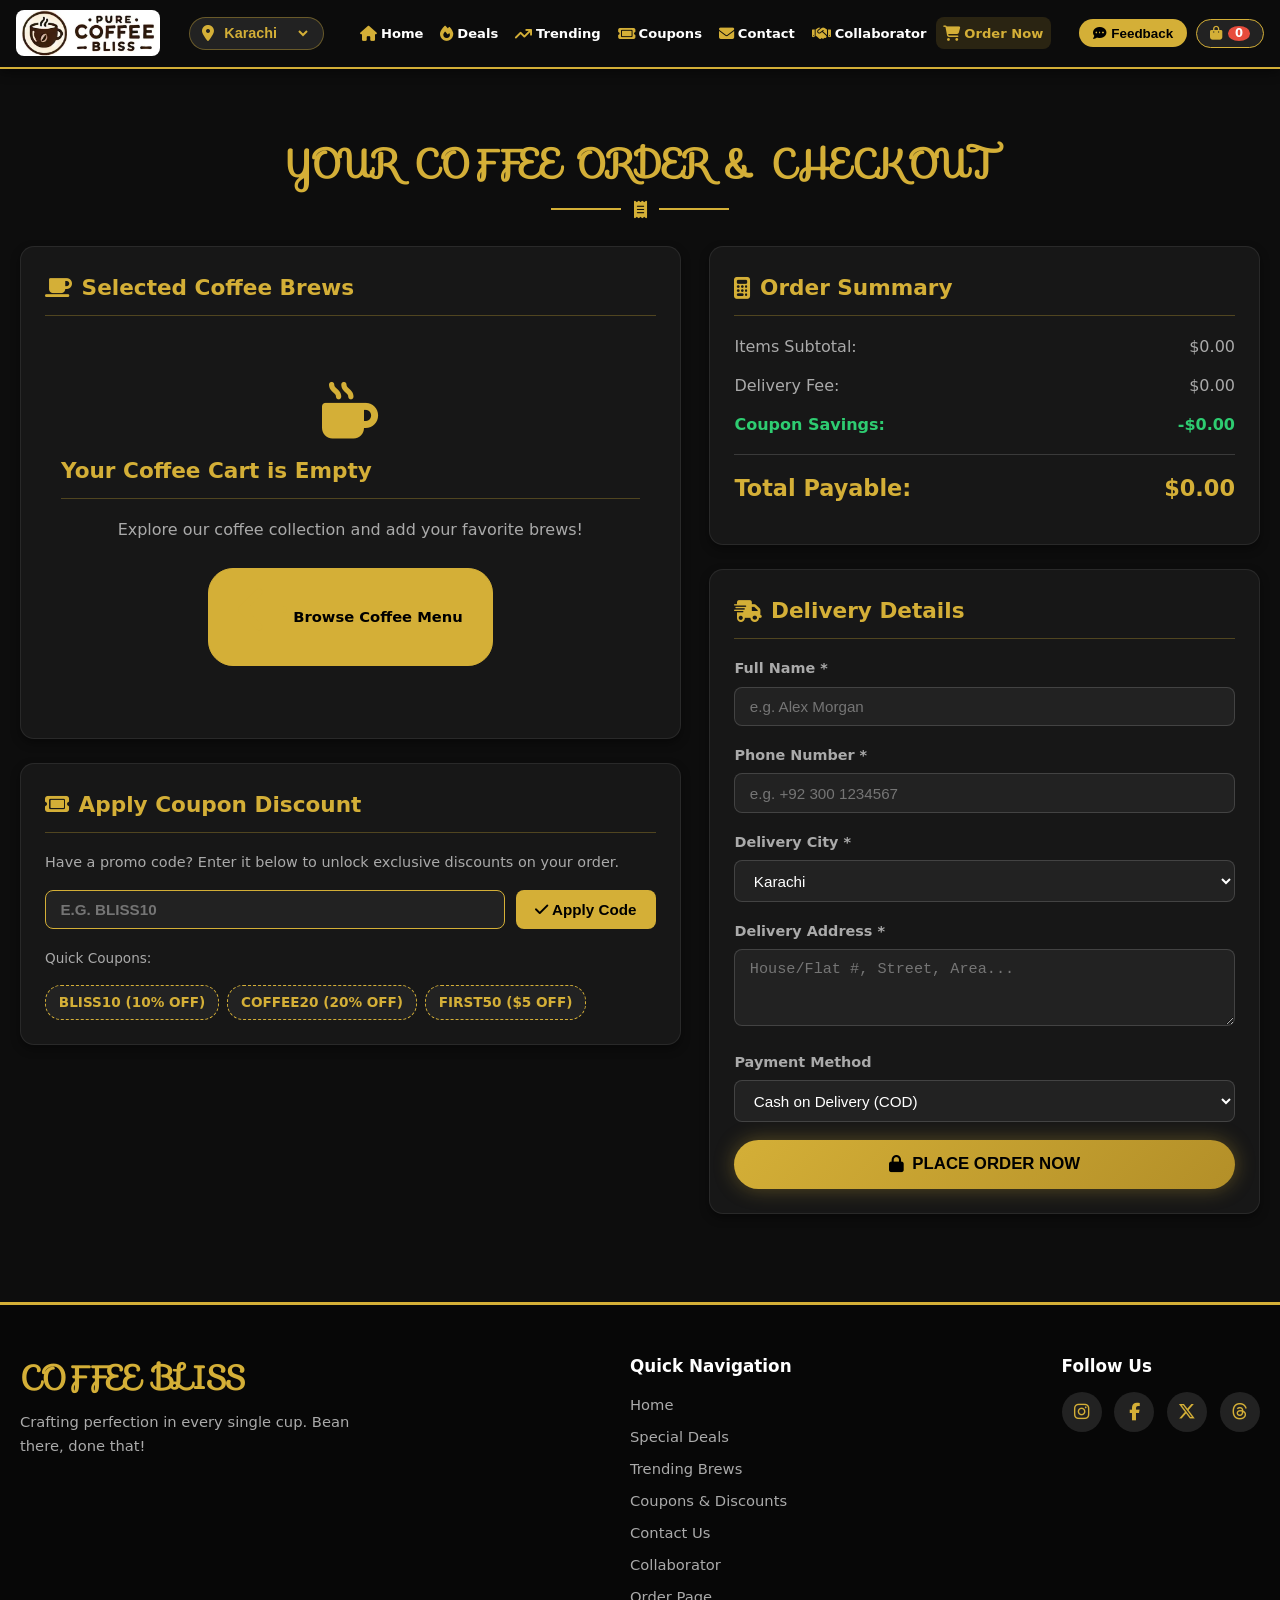
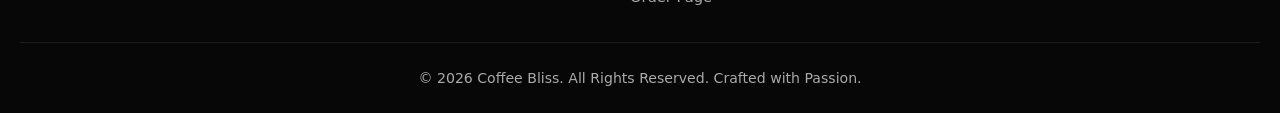
<file: order.html>
<!DOCTYPE html>
<html lang="en">
<head>
    <meta charset="UTF-8">
    <meta name="viewport" content="width=device-width, initial-scale=1.0">
    <title>Order & Checkout | Coffee Bliss</title>
    <link rel="stylesheet" href="styles.css">
    <link rel="stylesheet" href="https://fonts.googleapis.com/css2?family=Sofia&family=Segoe+UI:wght@400;600;700;800&display=swap">
    <link rel="stylesheet" href="https://cdnjs.cloudflare.com/ajax/libs/font-awesome/6.4.0/css/all.min.css">
    <script src="app.js" defer></script>
</head>
<body>
    <!-- Sticky Navigation Header -->
    <header>
        <div class="navbar">
            <a href="index.html" class="nav-logo">
                <img src="coff_logo.webp" alt="Coffee Bliss Logo">
            </a>

            <!-- City Address Selector -->
            <div class="nav-add">
                <i class="fa-solid fa-location-dot"></i>
                <select class="cities" aria-label="Select City">
                    <option>Karachi</option>
                    <option>Lahore</option>
                    <option>Islamabad</option>
                    <option>Peshawar</option>
                </select>
            </div>

            <!-- Navigation Links -->
            <ul class="nav-menu">
                <li><a href="index.html"><i class="fa-solid fa-house"></i> Home</a></li>
                <li><a href="deals.html"><i class="fa-solid fa-fire"></i> Deals</a></li>
                <li><a href="trending.html"><i class="fa-solid fa-arrow-trend-up"></i> Trending</a></li>
                <li><a href="coupons.html"><i class="fa-solid fa-ticket"></i> Coupons</a></li>
                <li><a href="contact.html"><i class="fa-solid fa-envelope"></i> Contact</a></li>
                <li><a href="collaborator.html"><i class="fa-solid fa-handshake"></i> Collaborator</a></li>
                <li><a href="order.html" class="active"><i class="fa-solid fa-cart-shopping"></i> Order Now</a></li>
            </ul>

            <!-- Header Actions -->
            <div class="nav-actions">
                <button class="btn-feedback"><i class="fa-solid fa-comment-dots"></i> Feedback</button>
                <a href="order.html" class="cart-icon-btn" title="View Shopping Cart">
                    <i class="fa-solid fa-bag-shopping"></i>
                    <span class="cart-badge">0</span>
                </a>
                <button class="mobile-toggle" aria-label="Toggle Navigation Menu">
                    <i class="fa-solid fa-bars"></i>
                </button>
            </div>
        </div>
    </header>

    <main class="main-container">
        <!-- Page Header -->
        <div class="section-title">
            <h2>YOUR COFFEE ORDER & CHECKOUT</h2>
            <div class="divider"><i class="fa-solid fa-receipt"></i></div>
        </div>

        <div class="order-grid">
            <!-- Left Column: Cart Items & Coupons -->
            <div class="order-left-column">
                <!-- Cart Items Card -->
                <div class="order-section-card">
                    <h3><i class="fa-solid fa-mug-saucer"></i> Selected Coffee Brews</h3>
                    <div id="order-cart-items" class="cart-items-list">
                        <!-- Dynamic Cart Rows Rendered Here by app.js -->
                    </div>
                </div>

                <!-- Coupon Discount Section -->
                <div class="order-section-card">
                    <h3><i class="fa-solid fa-ticket"></i> Apply Coupon Discount</h3>
                    <p style="color: var(--text-muted); font-size: 0.9rem; margin-bottom: 1rem;">
                        Have a promo code? Enter it below to unlock exclusive discounts on your order.
                    </p>

                    <div class="coupon-input-box">
                        <input type="text" id="coupon-code-input" placeholder="e.g. BLISS10" aria-label="Coupon Code">
                        <button id="btn-apply-coupon" class="btn-apply-coupon">
                            <i class="fa-solid fa-check"></i> Apply Code
                        </button>
                    </div>

                    <div id="applied-coupon-container" style="margin-bottom: 1rem;"></div>

                    <div>
                        <span style="font-size: 0.85rem; color: var(--text-muted);">Quick Coupons:</span>
                        <div class="quick-coupons">
                            <span class="quick-coupon-chip" onclick="applyQuickCoupon('BLISS10')">BLISS10 (10% OFF)</span>
                            <span class="quick-coupon-chip" onclick="applyQuickCoupon('COFFEE20')">COFFEE20 (20% OFF)</span>
                            <span class="quick-coupon-chip" onclick="applyQuickCoupon('FIRST50')">FIRST50 ($5 OFF)</span>
                        </div>
                    </div>
                </div>
            </div>

            <!-- Right Column: Summary & Checkout Form -->
            <div class="order-right-column">
                <!-- Order Price Summary -->
                <div class="order-section-card">
                    <h3><i class="fa-solid fa-calculator"></i> Order Summary</h3>
                    
                    <div class="summary-row">
                        <span>Items Subtotal:</span>
                        <span id="summary-subtotal">$0.00</span>
                    </div>

                    <div class="summary-row">
                        <span>Delivery Fee:</span>
                        <span id="summary-delivery">$3.00</span>
                    </div>

                    <div class="summary-row discount">
                        <span>Coupon Savings:</span>
                        <span id="summary-discount">-$0.00</span>
                    </div>

                    <div class="summary-row total">
                        <span>Total Payable:</span>
                        <span id="summary-total">$0.00</span>
                    </div>
                </div>

                <!-- Customer Details & Delivery Form -->
                <div class="order-section-card">
                    <h3><i class="fa-solid fa-truck-fast"></i> Delivery Details</h3>
                    <form id="checkout-form" class="checkout-form">
                        <div class="form-group">
                            <label for="cust-name">Full Name *</label>
                            <input type="text" id="cust-name" required placeholder="e.g. Alex Morgan">
                        </div>

                        <div class="form-group">
                            <label for="cust-phone">Phone Number *</label>
                            <input type="tel" id="cust-phone" required placeholder="e.g. +92 300 1234567">
                        </div>

                        <div class="form-group">
                            <label for="cust-city">Delivery City *</label>
                            <select id="cust-city" required>
                                <option value="Karachi">Karachi</option>
                                <option value="Lahore">Lahore</option>
                                <option value="Islamabad">Islamabad</option>
                                <option value="Peshawar">Peshawar</option>
                            </select>
                        </div>

                        <div class="form-group">
                            <label for="cust-address">Delivery Address *</label>
                            <textarea id="cust-address" rows="3" required placeholder="House/Flat #, Street, Area..."></textarea>
                        </div>

                        <div class="form-group">
                            <label for="payment-method">Payment Method</label>
                            <select id="payment-method">
                                <option value="cod">Cash on Delivery (COD)</option>
                                <option value="card">Credit / Debit Card</option>
                            </select>
                        </div>

                        <button type="submit" class="btn-place-order">
                            <i class="fa-solid fa-lock"></i> PLACE ORDER NOW
                        </button>
                    </form>
                </div>
            </div>
        </div>
    </main>

    <!-- Feedback Modal -->
    <div id="feedback-modal" class="modal-overlay">
        <div class="modal-card">
            <button id="close-feedback-modal" class="btn-close-modal">&times;</button>
            <h3 style="color: var(--primary-gold); margin-bottom: 1rem;"><i class="fa-solid fa-comment"></i> We Value Your Feedback</h3>
            <form id="feedback-form" class="checkout-form">
                <div class="form-group">
                    <label for="fb-name">Your Name</label>
                    <input type="text" id="fb-name" required placeholder="Enter your name">
                </div>
                <div class="form-group">
                    <label for="fb-email">Email Address</label>
                    <input type="email" id="fb-email" required placeholder="Enter your email">
                </div>
                <div class="form-group">
                    <label for="fb-msg">Your Feedback</label>
                    <textarea id="fb-msg" rows="4" required placeholder="How was your Coffee Bliss experience?"></textarea>
                </div>
                <button type="submit" class="btn-place-order" style="margin-top: 0.5rem;">Submit Feedback</button>
            </form>
        </div>
    </div>

    <!-- Order Success Modal -->
    <div id="order-success-modal" class="modal-overlay">
        <div class="modal-card" style="text-align: center;">
            <div style="font-size: 3.5rem; color: var(--accent-green); margin-bottom: 0.8rem;">
                <i class="fa-solid fa-circle-check"></i>
            </div>
            <h2 style="color: var(--primary-gold); margin-bottom: 0.5rem;">Order Placed Successfully!</h2>
            <p style="color: var(--text-muted); margin-bottom: 1.5rem;">
                Thank you for ordering with Coffee Bliss. Your fresh brew is being prepared with love!
            </p>

            <div style="background-color: var(--bg-surface); padding: 1.2rem; border-radius: 10px; text-align: left; margin-bottom: 1.5rem; font-size: 0.95rem; line-height: 1.8;">
                <p><strong>Order ID:</strong> <span id="modal-order-id" style="color: var(--primary-gold);">#CB-000000</span></p>
                <p><strong>Customer:</strong> <span id="modal-order-name">-</span></p>
                <p><strong>City:</strong> <span id="modal-order-city">-</span></p>
                <p><strong>Total Amount:</strong> <span id="modal-order-total" style="color: var(--accent-green); font-weight: 700;">$0.00</span></p>
            </div>

            <button id="close-order-modal" class="btn-place-order" style="margin-top: 0;">
                <i class="fa-solid fa-house"></i> Return to Homepage
            </button>
        </div>
    </div>

    <!-- Footer -->
    <footer>
        <div class="footer-content">
            <div class="footer-brand">
                <h2>COFFEE BLISS</h2>
                <p>Crafting perfection in every single cup. Bean there, done that!</p>
            </div>
            <div class="footer-links">
                <h4>Quick Navigation</h4>
                <ul>
                    <li><a href="index.html">Home</a></li>
                    <li><a href="deals.html">Special Deals</a></li>
                    <li><a href="trending.html">Trending Brews</a></li>
                    <li><a href="coupons.html">Coupons & Discounts</a></li>
                    <li><a href="contact.html">Contact Us</a></li>
                    <li><a href="collaborator.html">Collaborator</a></li>
                    <li><a href="order.html">Order Page</a></li>
                </ul>
            </div>
            <div class="footer-links">
                <h4>Follow Us</h4>
                <div class="social-icons">
                    <a href="https://www.instagram.com/not.her,type_man" target="_blank" aria-label="Instagram"><i class="fa-brands fa-instagram"></i></a>
                    <a href="https://facebook.com" target="_blank" aria-label="Facebook"><i class="fa-brands fa-facebook-f"></i></a>
                    <a href="https://twitter.com" target="_blank" aria-label="Twitter"><i class="fa-brands fa-x-twitter"></i></a>
                    <a href="https://threads.net" target="_blank" aria-label="Threads"><i class="fa-brands fa-threads"></i></a>
                </div>
            </div>
        </div>
        <div class="footer-bottom">
            <p>&copy; 2026 Coffee Bliss. All Rights Reserved. Crafted with Passion.</p>
        </div>
    </footer>

    <script>
        function applyQuickCoupon(code) {
            const input = document.getElementById("coupon-code-input");
            if (input) {
                input.value = code;
                applyCouponCode(code);
            }
        }
    </script>
</body>
</html>
</file>
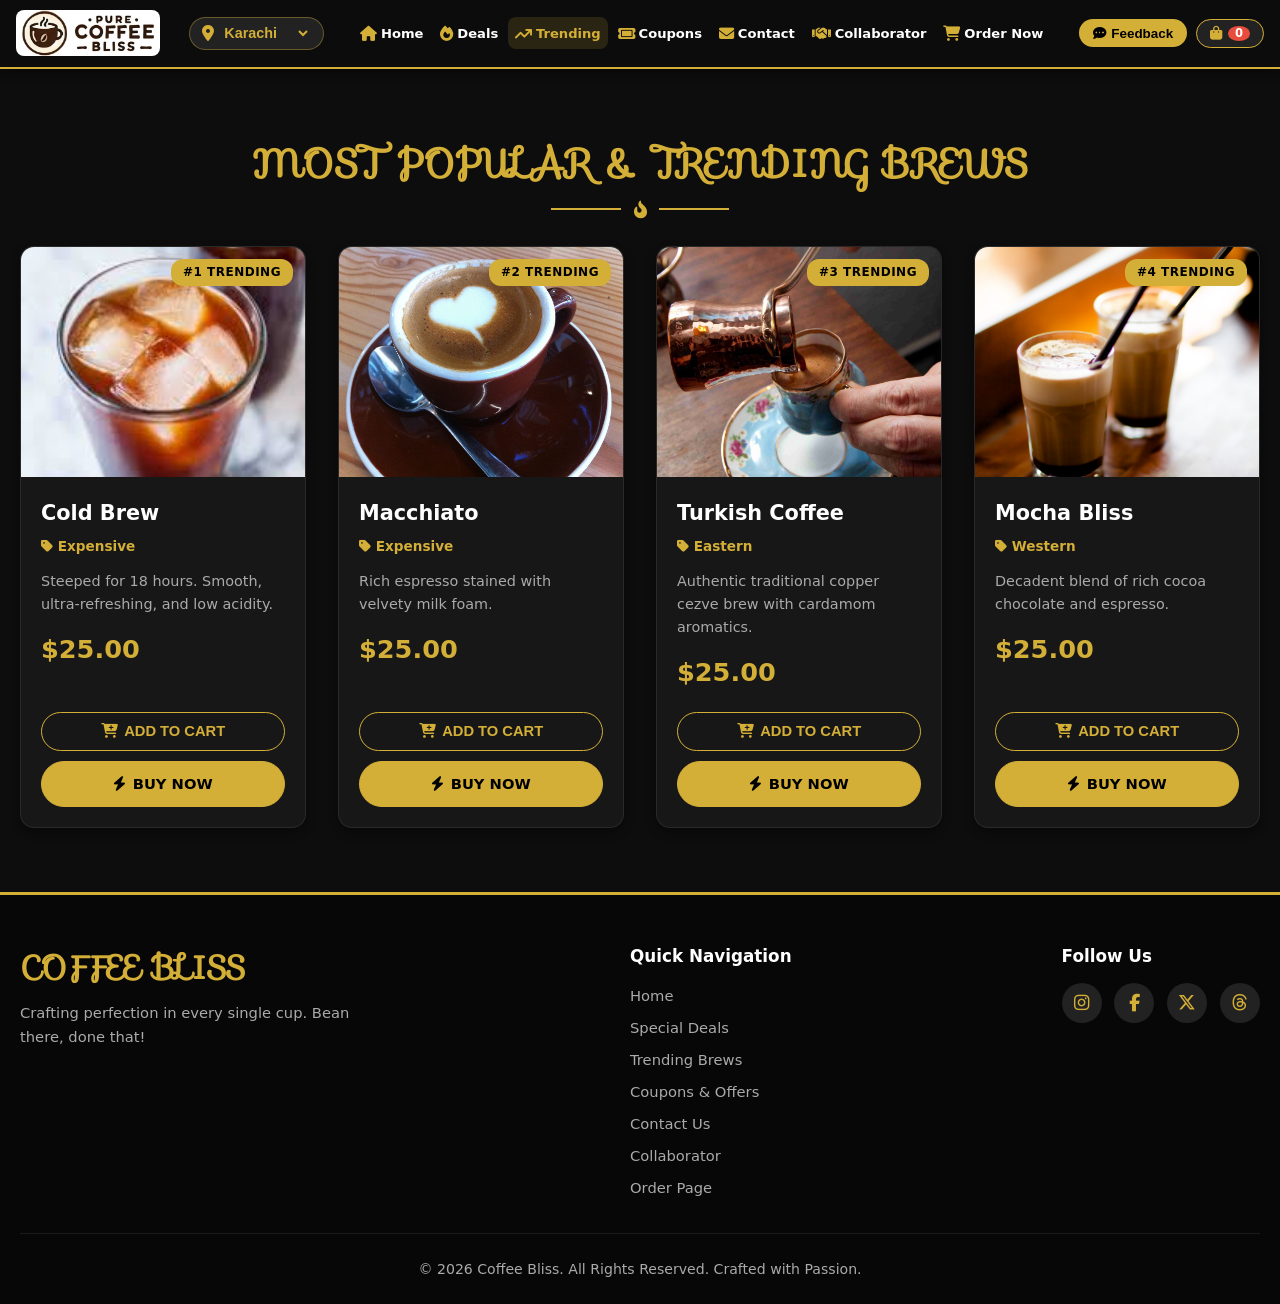
<file: trending.html>
<!DOCTYPE html>
<html lang="en">
<head>
    <meta charset="UTF-8">
    <meta name="viewport" content="width=device-width, initial-scale=1.0">
    <title>Trending Brews | Coffee Bliss</title>
    <link rel="stylesheet" href="styles.css">
    <link rel="stylesheet" href="https://fonts.googleapis.com/css2?family=Sofia&family=Segoe+UI:wght@400;600;700;800&display=swap">
    <link rel="stylesheet" href="https://cdnjs.cloudflare.com/ajax/libs/font-awesome/6.4.0/css/all.min.css">
    <script src="app.js" defer></script>
</head>
<body>
    <header>
        <div class="navbar">
            <a href="index.html" class="nav-logo">
                <img src="coff_logo.webp" alt="Coffee Bliss Logo">
            </a>

            <div class="nav-add">
                <i class="fa-solid fa-location-dot"></i>
                <select class="cities" aria-label="Select City">
                    <option>Karachi</option>
                    <option>Lahore</option>
                    <option>Islamabad</option>
                    <option>Peshawar</option>
                </select>
            </div>

            <ul class="nav-menu">
                <li><a href="index.html"><i class="fa-solid fa-house"></i> Home</a></li>
                <li><a href="deals.html"><i class="fa-solid fa-fire"></i> Deals</a></li>
                <li><a href="trending.html" class="active"><i class="fa-solid fa-arrow-trend-up"></i> Trending</a></li>
                <li><a href="coupons.html"><i class="fa-solid fa-ticket"></i> Coupons</a></li>
                <li><a href="contact.html"><i class="fa-solid fa-envelope"></i> Contact</a></li>
                <li><a href="collaborator.html"><i class="fa-solid fa-handshake"></i> Collaborator</a></li>
                <li><a href="order.html"><i class="fa-solid fa-cart-shopping"></i> Order Now</a></li>
            </ul>

            <div class="nav-actions">
                <button class="btn-feedback"><i class="fa-solid fa-comment-dots"></i> Feedback</button>
                <a href="order.html" class="cart-icon-btn" title="View Shopping Cart">
                    <i class="fa-solid fa-bag-shopping"></i>
                    <span class="cart-badge">0</span>
                </a>
                <button class="mobile-toggle" aria-label="Toggle Navigation Menu">
                    <i class="fa-solid fa-bars"></i>
                </button>
            </div>
        </div>
    </header>

    <main class="main-container">
        <div class="section-title">
            <h2>MOST POPULAR & TRENDING BREWS</h2>
            <div class="divider"><i class="fa-solid fa-fire-flame-curved"></i></div>
        </div>

        <div class="product-grid">
            <!-- Trending 1 -->
            <div class="product-card">
                <div class="card-img-wrap">
                    <img src="coff_coldbrew_1.jpg" alt="Cold Brew">
                    <span class="card-tag">#1 Trending</span>
                </div>
                <div class="card-body">
                    <h3 class="card-title">Cold Brew</h3>
                    <span class="card-category"><i class="fa-solid fa-tag"></i> Expensive</span>
                    <p style="color: var(--text-muted); font-size: 0.9rem; margin-bottom: 0.8rem;">Steeped for 18 hours. Smooth, ultra-refreshing, and low acidity.</p>
                    <div class="card-price">$25.00</div>
                    <div class="card-actions">
                        <button class="btn-card-add" onclick="addToCartItem(event, 'Cold Brew', 25.00, 'coff_coldbrew_1.jpg')">
                            <i class="fa-solid fa-cart-plus"></i> ADD TO CART
                        </button>
                        <a href="order.html" class="btn-card-buy" onclick="addToCartDirect('Cold Brew', 25.00, 'coff_coldbrew_1.jpg')">
                            <i class="fa-solid fa-bolt"></i> BUY NOW
                        </a>
                    </div>
                </div>
            </div>

            <!-- Trending 2 -->
            <div class="product-card">
                <div class="card-img-wrap">
                    <img src="coff_Macchiato_1.jpg" alt="Macchiato">
                    <span class="card-tag">#2 Trending</span>
                </div>
                <div class="card-body">
                    <h3 class="card-title">Macchiato</h3>
                    <span class="card-category"><i class="fa-solid fa-tag"></i> Expensive</span>
                    <p style="color: var(--text-muted); font-size: 0.9rem; margin-bottom: 0.8rem;">Rich espresso stained with velvety milk foam.</p>
                    <div class="card-price">$25.00</div>
                    <div class="card-actions">
                        <button class="btn-card-add" onclick="addToCartItem(event, 'Macchiato', 25.00, 'coff_Macchiato_1.jpg')">
                            <i class="fa-solid fa-cart-plus"></i> ADD TO CART
                        </button>
                        <a href="order.html" class="btn-card-buy" onclick="addToCartDirect('Macchiato', 25.00, 'coff_Macchiato_1.jpg')">
                            <i class="fa-solid fa-bolt"></i> BUY NOW
                        </a>
                    </div>
                </div>
            </div>

            <!-- Trending 3 -->
            <div class="product-card">
                <div class="card-img-wrap">
                    <img src="coff_turkish_1.jpg" alt="Turkish Coffee">
                    <span class="card-tag">#3 Trending</span>
                </div>
                <div class="card-body">
                    <h3 class="card-title">Turkish Coffee</h3>
                    <span class="card-category"><i class="fa-solid fa-tag"></i> Eastern</span>
                    <p style="color: var(--text-muted); font-size: 0.9rem; margin-bottom: 0.8rem;">Authentic traditional copper cezve brew with cardamom aromatics.</p>
                    <div class="card-price">$25.00</div>
                    <div class="card-actions">
                        <button class="btn-card-add" onclick="addToCartItem(event, 'Turkish Coffee', 25.00, 'coff_turkish_1.jpg')">
                            <i class="fa-solid fa-cart-plus"></i> ADD TO CART
                        </button>
                        <a href="order.html" class="btn-card-buy" onclick="addToCartDirect('Turkish Coffee', 25.00, 'coff_turkish_1.jpg')">
                            <i class="fa-solid fa-bolt"></i> BUY NOW
                        </a>
                    </div>
                </div>
            </div>

            <!-- Trending 4 -->
            <div class="product-card">
                <div class="card-img-wrap">
                    <img src="coff_mocha_1.jpg" alt="Mocha Bliss">
                    <span class="card-tag">#4 Trending</span>
                </div>
                <div class="card-body">
                    <h3 class="card-title">Mocha Bliss</h3>
                    <span class="card-category"><i class="fa-solid fa-tag"></i> Western</span>
                    <p style="color: var(--text-muted); font-size: 0.9rem; margin-bottom: 0.8rem;">Decadent blend of rich cocoa chocolate and espresso.</p>
                    <div class="card-price">$25.00</div>
                    <div class="card-actions">
                        <button class="btn-card-add" onclick="addToCartItem(event, 'Mocha Bliss', 25.00, 'coff_mocha_1.jpg')">
                            <i class="fa-solid fa-cart-plus"></i> ADD TO CART
                        </button>
                        <a href="order.html" class="btn-card-buy" onclick="addToCartDirect('Mocha Bliss', 25.00, 'coff_mocha_1.jpg')">
                            <i class="fa-solid fa-bolt"></i> BUY NOW
                        </a>
                    </div>
                </div>
            </div>
        </div>
    </main>

    <!-- Feedback Modal -->
    <div id="feedback-modal" class="modal-overlay">
        <div class="modal-card">
            <button id="close-feedback-modal" class="btn-close-modal">&times;</button>
            <h3 style="color: var(--primary-gold); margin-bottom: 1rem;"><i class="fa-solid fa-comment"></i> We Value Your Feedback</h3>
            <form id="feedback-form" class="checkout-form">
                <div class="form-group">
                    <label for="fb-name">Your Name</label>
                    <input type="text" id="fb-name" required placeholder="Enter your name">
                </div>
                <div class="form-group">
                    <label for="fb-email">Email Address</label>
                    <input type="email" id="fb-email" required placeholder="Enter your email">
                </div>
                <div class="form-group">
                    <label for="fb-msg">Your Feedback</label>
                    <textarea id="fb-msg" rows="4" required placeholder="How was your Coffee Bliss experience?"></textarea>
                </div>
                <button type="submit" class="btn-place-order" style="margin-top: 0.5rem;">Submit Feedback</button>
            </form>
        </div>
    </div>

    <!-- Footer -->
    <footer>
        <div class="footer-content">
            <div class="footer-brand">
                <h2>COFFEE BLISS</h2>
                <p>Crafting perfection in every single cup. Bean there, done that!</p>
            </div>
            <div class="footer-links">
                <h4>Quick Navigation</h4>
                <ul>
                    <li><a href="index.html">Home</a></li>
                    <li><a href="deals.html">Special Deals</a></li>
                    <li><a href="trending.html">Trending Brews</a></li>
                    <li><a href="coupons.html">Coupons & Offers</a></li>
                    <li><a href="contact.html">Contact Us</a></li>
                    <li><a href="collaborator.html">Collaborator</a></li>
                    <li><a href="order.html">Order Page</a></li>
                </ul>
            </div>
            <div class="footer-links">
                <h4>Follow Us</h4>
                <div class="social-icons">
                    <a href="https://www.instagram.com/not.her,type_man" target="_blank" aria-label="Instagram"><i class="fa-brands fa-instagram"></i></a>
                    <a href="https://facebook.com" target="_blank" aria-label="Facebook"><i class="fa-brands fa-facebook-f"></i></a>
                    <a href="https://twitter.com" target="_blank" aria-label="Twitter"><i class="fa-brands fa-x-twitter"></i></a>
                    <a href="https://threads.net" target="_blank" aria-label="Threads"><i class="fa-brands fa-threads"></i></a>
                </div>
            </div>
        </div>
        <div class="footer-bottom">
            <p>&copy; 2026 Coffee Bliss. All Rights Reserved. Crafted with Passion.</p>
        </div>
    </footer>
</body>
</html>
</file>
<file: styles.css>
/* ==========================================================================
   COFFEE BLISS - UNIFIED RESPONSIVE DESIGN SYSTEM (styles.css)
   ========================================================================== */

:root {
  --primary-gold: #d4af37;
  --primary-gold-dark: #b38f28;
  --primary-gold-light: #f5e08b;
  --bg-dark: #0d0d0d;
  --bg-card: #171717;
  --bg-surface: #222222;
  --bg-surface-hover: #2d2d2d;
  --text-main: #ffffff;
  --text-muted: #aaaaaa;
  --accent-red: #e74c3c;
  --accent-green: #2ecc71;
  --font-heading: 'Sofia', cursive, sans-serif;
  --font-body: 'Segoe UI', system-ui, -apple-system, sans-serif;
  --shadow-sm: 0 4px 10px rgba(0, 0, 0, 0.4);
  --shadow-lg: 0 10px 30px rgba(0, 0, 0, 0.7);
  --shadow-glow: 0 0 20px rgba(212, 175, 55, 0.35);
  --border-radius: 14px;
  --transition: all 0.25s cubic-bezier(0.25, 0.8, 0.25, 1);
}

/* --- Base & Reset --- */
*, *::before, *::after {
  margin: 0;
  padding: 0;
  box-sizing: border-box;
}

html {
  scroll-behavior: smooth;
  font-size: 16px;
  width: 100%;
  overflow-x: hidden;
}

body {
  font-family: var(--font-body);
  background-color: var(--bg-dark);
  color: var(--text-main);
  line-height: 1.6;
  width: 100%;
  min-height: 100vh;
  overflow-x: hidden;
  display: flex;
  flex-direction: column;
}

img, video {
  max-width: 100%;
  height: auto;
  display: block;
}

a {
  text-decoration: none;
  color: inherit;
  transition: var(--transition);
}

ul {
  list-style: none;
}

/* --- Sticky Navigation Bar --- */
header {
  position: sticky;
  top: 0;
  z-index: 1000;
  width: 100%;
  box-sizing: border-box;
  background-color: rgba(13, 13, 13, 0.95);
  backdrop-filter: blur(12px);
  border-bottom: 2px solid var(--primary-gold);
  box-shadow: var(--shadow-sm);
}

.navbar {
  width: 100%;
  max-width: 1300px;
  margin: 0 auto;
  padding: 0.75rem 1.25rem;
  display: flex;
  align-items: center;
  justify-content: space-between;
  gap: 0.75rem;
  box-sizing: border-box;
  position: relative;
}

.nav-logo {
  flex-shrink: 0;
}

.nav-logo img {
  height: 46px;
  width: auto;
  border-radius: 8px;
  object-fit: contain;
  transition: transform 0.3s ease;
}

.nav-logo img:hover {
  transform: scale(1.05);
}

.nav-add {
  display: flex;
  align-items: center;
  gap: 0.4rem;
  background-color: var(--bg-surface);
  padding: 0.4rem 0.75rem;
  border-radius: 20px;
  border: 1.5px solid rgba(212, 175, 55, 0.4);
  flex-shrink: 0;
}

.nav-add i {
  color: var(--primary-gold);
  font-size: 1rem;
}

.nav-add select.cities {
  background: transparent;
  color: var(--primary-gold);
  border: none;
  font-size: 0.9rem;
  font-weight: 700;
  cursor: pointer;
  outline: none;
}

.nav-add select.cities option {
  background-color: var(--bg-dark);
  color: var(--text-main);
}

/* Search Bar in Header */
.nav-search {
  flex: 0 1 340px;
  min-width: 130px;
  margin: 0 0.25rem;
}

.search-bar-wrap {
  display: flex;
  align-items: center;
  background-color: var(--bg-surface);
  border: 1.5px solid rgba(212, 175, 55, 0.4);
  border-radius: 25px;
  overflow: hidden;
  transition: var(--transition);
}

.search-bar-wrap:focus-within {
  border-color: var(--primary-gold);
  box-shadow: 0 0 10px rgba(212, 175, 55, 0.3);
}

.search-category-select {
  background-color: var(--primary-gold);
  color: #000;
  border: none;
  font-weight: 800;
  font-size: 0.8rem;
  padding: 0.5rem 0.6rem;
  cursor: pointer;
  outline: none;
  flex-shrink: 0;
  max-width: 95px;
}

.input-search-field {
  flex: 1;
  min-width: 50px;
  background: transparent;
  border: none;
  color: #fff;
  padding: 0.5rem 0.65rem;
  font-size: 0.88rem;
  outline: none;
}

.input-search-field::placeholder {
  color: var(--text-muted);
}

.search-btn-icon {
  background: transparent;
  border: none;
  color: var(--primary-gold);
  padding: 0 0.75rem;
  font-size: 0.95rem;
  cursor: pointer;
  flex-shrink: 0;
}

/* Nav Links Menu */
.nav-menu {
  display: flex;
  align-items: center;
  gap: 0.25rem;
  flex-shrink: 1;
}

.nav-menu a {
  color: var(--text-main);
  font-weight: 700;
  font-size: 0.88rem;
  padding: 0.4rem 0.6rem;
  border-radius: 8px;
  display: flex;
  align-items: center;
  gap: 0.3rem;
  white-space: nowrap;
}

.nav-menu a:hover,
.nav-menu a.active {
  color: var(--primary-gold);
  background-color: rgba(212, 175, 55, 0.15);
}

.nav-menu a i {
  font-size: 0.95rem;
  color: var(--primary-gold);
}

/* Header Action Buttons */
.nav-actions {
  display: flex;
  align-items: center;
  gap: 0.6rem;
  flex-shrink: 0;
}

.btn-feedback {
  background-color: var(--primary-gold);
  color: #000;
  border: none;
  padding: 0.4rem 0.85rem;
  border-radius: 20px;
  font-weight: 800;
  font-size: 0.84rem;
  cursor: pointer;
  display: flex;
  align-items: center;
  gap: 0.35rem;
  white-space: nowrap;
  transition: var(--transition);
}

.btn-feedback:hover {
  background-color: #fff;
  transform: translateY(-2px);
}

.cart-icon-btn {
  position: relative;
  background-color: var(--bg-surface);
  color: var(--primary-gold);
  border: 1.5px solid var(--primary-gold);
  padding: 0.4rem 0.8rem;
  border-radius: 20px;
  font-weight: 700;
  font-size: 0.88rem;
  display: flex;
  align-items: center;
  gap: 0.35rem;
  white-space: nowrap;
}

.cart-icon-btn:hover {
  background-color: var(--primary-gold);
  color: #000;
}

.cart-badge {
  background-color: var(--accent-red);
  color: #fff;
  font-size: 0.72rem;
  font-weight: 900;
  padding: 0.1rem 0.45rem;
  border-radius: 50%;
  line-height: 1;
}

.mobile-toggle {
  display: none;
  background: transparent;
  border: none;
  color: var(--primary-gold);
  font-size: 1.5rem;
  cursor: pointer;
  padding: 0.2rem 0.4rem;
}

/* --- Banner Slogan Strip --- */
.slogan-banner {
  background: linear-gradient(90deg, #111, var(--primary-gold-dark), #111);
  color: #ffffff;
  text-align: center;
  padding: 0.5rem 1rem;
  font-family: var(--font-heading);
  font-size: 1.4rem;
  letter-spacing: 1px;
  border-bottom: 1px solid rgba(212, 175, 55, 0.3);
}

/* --- Hero Section --- */
.hero-section {
  position: relative;
  width: 100%;
  height: 520px;
  background: linear-gradient(rgba(0, 0, 0, 0.55), rgba(13, 13, 13, 0.95)), url('coff-hero.jpeg') center/cover no-repeat;
  display: flex;
  flex-direction: column;
  align-items: center;
  justify-content: center;
  text-align: center;
  padding: 2rem 1rem;
}

.hero-content {
  max-width: 800px;
}

.hero-tagline {
  font-family: var(--font-heading);
  font-size: 2.8rem;
  color: var(--primary-gold);
  text-shadow: 0 4px 15px rgba(0, 0, 0, 0.9);
  margin-bottom: 1rem;
  line-height: 1.2;
}

.hero-subtext {
  font-size: 1.2rem;
  color: #e0e0e0;
  margin-bottom: 2rem;
  font-weight: 400;
}

.hero-btn-group {
  display: flex;
  gap: 1.25rem;
  justify-content: center;
  flex-wrap: wrap;
}

.btn-hero-primary {
  background: linear-gradient(135deg, var(--primary-gold), var(--primary-gold-dark));
  color: #000;
  font-weight: 800;
  font-size: 1.05rem;
  padding: 0.85rem 2.2rem;
  border-radius: 30px;
  box-shadow: var(--shadow-glow);
  display: inline-flex;
  align-items: center;
  gap: 0.6rem;
}

.btn-hero-primary:hover {
  background: #ffffff;
  transform: translateY(-3px);
}

.btn-hero-secondary {
  background: transparent;
  color: var(--primary-gold);
  border: 2px solid var(--primary-gold);
  font-weight: 800;
  font-size: 1.05rem;
  padding: 0.85rem 2.2rem;
  border-radius: 30px;
  display: inline-flex;
  align-items: center;
  gap: 0.6rem;
}

.btn-hero-secondary:hover {
  background: rgba(212, 175, 55, 0.15);
  transform: translateY(-3px);
}

/* --- Section Container & Headers --- */
.main-container {
  width: 100%;
  max-width: 1300px;
  margin: 0 auto;
  padding: 2rem 1.25rem 4rem;
  flex: 1;
}

.section-title {
  text-align: center;
  margin: 2rem 0 1.75rem;
  width: 100%;
}

.section-title h2 {
  font-family: var(--font-heading);
  font-size: 2.4rem;
  color: var(--primary-gold);
  letter-spacing: 1px;
  text-transform: uppercase;
}

.section-title .divider {
  display: flex;
  align-items: center;
  justify-content: center;
  gap: 0.8rem;
  margin-top: 0.4rem;
  color: var(--primary-gold);
  font-size: 1.1rem;
}

.section-title .divider::before,
.section-title .divider::after {
  content: '';
  height: 2px;
  width: 70px;
  background-color: var(--primary-gold);
}

/* --- Product Grid & Cards Layout --- */
.product-grid {
  display: grid;
  grid-template-columns: repeat(auto-fill, minmax(280px, 1fr));
  gap: 2rem;
  width: 100%;
}

.product-card {
  background-color: var(--bg-card);
  border: 1.5px solid rgba(255, 255, 255, 0.08);
  border-radius: var(--border-radius);
  overflow: hidden;
  box-shadow: var(--shadow-sm);
  display: flex;
  flex-direction: column;
  transition: var(--transition);
  position: relative;
}

.product-card:hover {
  transform: translateY(-6px);
  border-color: var(--primary-gold);
  box-shadow: var(--shadow-glow);
}

.card-img-wrap {
  position: relative;
  width: 100%;
  height: 230px;
  overflow: hidden;
  background-color: #000;
}

.card-img-wrap img {
  width: 100%;
  height: 100%;
  object-fit: cover;
  transition: transform 0.4s ease;
}

.product-card:hover .card-img-wrap img {
  transform: scale(1.08);
}

.card-tag {
  position: absolute;
  top: 12px;
  right: 12px;
  background-color: var(--primary-gold);
  color: #000;
  font-weight: 800;
  font-size: 0.75rem;
  padding: 0.25rem 0.75rem;
  border-radius: 12px;
  text-transform: uppercase;
  letter-spacing: 0.5px;
}

.card-body {
  padding: 1.25rem;
  display: flex;
  flex-direction: column;
  flex: 1;
}

.card-title {
  font-size: 1.3rem;
  font-weight: 700;
  color: #fff;
  margin-bottom: 0.35rem;
}

.card-category {
  font-size: 0.85rem;
  color: var(--primary-gold);
  font-weight: 600;
  margin-bottom: 0.75rem;
}

.card-price {
  font-size: 1.6rem;
  font-weight: 900;
  color: var(--primary-gold);
  margin-bottom: 1.2rem;
}

.card-actions {
  margin-top: auto;
  display: flex;
  flex-direction: column;
  gap: 0.65rem;
}

.btn-card-add {
  width: 100%;
  background-color: transparent;
  color: var(--primary-gold);
  border: 1.5px solid var(--primary-gold);
  padding: 0.65rem;
  border-radius: 25px;
  font-weight: 800;
  font-size: 0.92rem;
  cursor: pointer;
  transition: var(--transition);
  display: flex;
  align-items: center;
  justify-content: center;
  gap: 0.4rem;
}

.btn-card-add:hover {
  background-color: var(--primary-gold);
  color: #000;
}

.btn-card-buy {
  width: 100%;
  background-color: var(--primary-gold);
  color: #000;
  border: 1.5px solid var(--primary-gold);
  padding: 0.65rem;
  border-radius: 25px;
  font-weight: 800;
  font-size: 0.92rem;
  cursor: pointer;
  transition: var(--transition);
  display: flex;
  align-items: center;
  justify-content: center;
  gap: 0.4rem;
}

.btn-card-buy:hover {
  background-color: #ffffff;
  border-color: #ffffff;
}

.no-products-msg {
  grid-column: 1 / -1;
  text-align: center;
  padding: 3rem 1rem;
  color: var(--text-muted);
}

.no-products-msg i {
  font-size: 3.5rem;
  color: var(--primary-gold);
  margin-bottom: 1rem;
}

/* --- Order Checkout Page Grid & Components --- */
.order-grid {
  display: grid;
  grid-template-columns: 1fr;
  gap: 1.8rem;
  width: 100%;
}

@media (min-width: 850px) {
  .order-grid {
    grid-template-columns: 1.5fr 1.25fr;
  }
}

.order-section-card {
  background-color: var(--bg-card);
  border-radius: var(--border-radius);
  border: 1.5px solid rgba(255, 255, 255, 0.08);
  padding: 1.5rem;
  box-shadow: var(--shadow-sm);
  margin-bottom: 1.5rem;
  width: 100%;
}

.order-section-card h3 {
  color: var(--primary-gold);
  font-size: 1.35rem;
  margin-bottom: 1.1rem;
  padding-bottom: 0.6rem;
  border-bottom: 1.5px solid rgba(212, 175, 55, 0.3);
  display: flex;
  align-items: center;
  gap: 0.6rem;
}

/* Cart Table Rows */
.cart-items-list {
  display: flex;
  flex-direction: column;
  gap: 1rem;
  width: 100%;
}

.cart-item-row {
  display: flex;
  align-items: center;
  justify-content: space-between;
  gap: 1rem;
  background-color: var(--bg-surface);
  padding: 1rem;
  border-radius: 10px;
  flex-wrap: wrap;
  width: 100%;
}

.cart-item-info {
  display: flex;
  align-items: center;
  gap: 1rem;
  flex: 1;
  min-width: 190px;
}

.cart-item-img {
  width: 70px;
  height: 70px;
  border-radius: 8px;
  object-fit: cover;
}

.cart-item-details h4 {
  font-size: 1.1rem;
  color: #fff;
  font-weight: 700;
}

.cart-item-details .item-unit-price {
  font-size: 0.88rem;
  color: var(--text-muted);
}

.size-select {
  background-color: var(--bg-dark);
  color: var(--primary-gold);
  border: 1.5px solid var(--primary-gold);
  padding: 0.4rem 0.7rem;
  border-radius: 6px;
  font-size: 0.88rem;
  font-weight: 600;
  outline: none;
  cursor: pointer;
}

.quantity-controls {
  display: flex;
  align-items: center;
  gap: 0.45rem;
  background-color: var(--bg-dark);
  padding: 0.3rem 0.6rem;
  border-radius: 16px;
  border: 1.5px solid rgba(255, 255, 255, 0.15);
}

.btn-qty {
  background: transparent;
  border: none;
  color: var(--primary-gold);
  font-size: 1.15rem;
  font-weight: 900;
  cursor: pointer;
  width: 24px;
  height: 24px;
  display: flex;
  align-items: center;
  justify-content: center;
}

.qty-val {
  font-weight: 800;
  font-size: 0.95rem;
  min-width: 20px;
  text-align: center;
}

.cart-item-total {
  font-size: 1.1rem;
  font-weight: 800;
  color: var(--primary-gold);
  min-width: 75px;
  text-align: right;
}

.btn-remove-item {
  background: transparent;
  border: none;
  color: var(--accent-red);
  font-size: 1.25rem;
  cursor: pointer;
  padding: 0.35rem;
  transition: var(--transition);
}

.btn-remove-item:hover {
  transform: scale(1.15);
}

.empty-cart-msg {
  text-align: center;
  padding: 3rem 1rem;
  color: var(--text-muted);
}

.empty-cart-msg i {
  font-size: 3.5rem;
  color: var(--primary-gold);
  margin-bottom: 1rem;
}

/* Coupon Box */
.coupon-input-box {
  display: flex;
  gap: 0.7rem;
  margin-bottom: 0.9rem;
  width: 100%;
}

.coupon-input-box input {
  flex: 1;
  background-color: var(--bg-surface);
  border: 1.5px solid var(--primary-gold);
  color: #fff;
  padding: 0.65rem 0.9rem;
  border-radius: 8px;
  font-size: 0.95rem;
  text-transform: uppercase;
  outline: none;
  font-weight: 700;
}

.btn-apply-coupon {
  background-color: var(--primary-gold);
  color: #000;
  border: none;
  padding: 0.65rem 1.2rem;
  border-radius: 8px;
  font-weight: 800;
  font-size: 0.95rem;
  cursor: pointer;
  transition: var(--transition);
  white-space: nowrap;
}

.btn-apply-coupon:hover {
  background-color: #fff;
}

.applied-coupon-tag {
  display: inline-flex;
  align-items: center;
  gap: 0.6rem;
  background-color: rgba(46, 204, 113, 0.15);
  border: 1.5px solid var(--accent-green);
  color: var(--accent-green);
  padding: 0.5rem 1rem;
  border-radius: 20px;
  font-size: 0.9rem;
  font-weight: 700;
}

.applied-coupon-tag button {
  background: none;
  border: none;
  color: var(--accent-red);
  cursor: pointer;
  font-size: 1.1rem;
}

.quick-coupons {
  margin-top: 0.9rem;
  display: flex;
  gap: 0.5rem;
  flex-wrap: wrap;
}

.quick-coupon-chip {
  background-color: var(--bg-surface);
  color: var(--primary-gold);
  border: 1.5px dashed var(--primary-gold);
  padding: 0.35rem 0.8rem;
  border-radius: 16px;
  font-size: 0.85rem;
  font-weight: 700;
  cursor: pointer;
  transition: var(--transition);
}

.quick-coupon-chip:hover {
  background-color: var(--primary-gold);
  color: #000;
}

/* Summary Box */
.summary-row {
  display: flex;
  justify-content: space-between;
  margin-bottom: 0.85rem;
  font-size: 1rem;
  color: var(--text-muted);
}

.summary-row.discount {
  color: var(--accent-green);
  font-weight: 700;
}

.summary-row.total {
  font-size: 1.4rem;
  font-weight: 900;
  color: var(--primary-gold);
  border-top: 1.5px solid rgba(255, 255, 255, 0.15);
  padding-top: 1rem;
  margin-top: 1rem;
}

/* Forms (Checkout, Contact, Feedback) */
.checkout-form .form-group {
  margin-bottom: 1.1rem;
  width: 100%;
}

.checkout-form label {
  display: block;
  margin-bottom: 0.4rem;
  font-size: 0.9rem;
  color: var(--text-muted);
  font-weight: 600;
}

.checkout-form input,
.checkout-form select,
.checkout-form textarea {
  width: 100%;
  background-color: var(--bg-surface);
  border: 1.5px solid rgba(255, 255, 255, 0.15);
  color: #fff;
  padding: 0.65rem 0.9rem;
  border-radius: 8px;
  font-size: 0.95rem;
  outline: none;
  transition: var(--transition);
}

.checkout-form input:focus,
.checkout-form select:focus,
.checkout-form textarea:focus {
  border-color: var(--primary-gold);
  box-shadow: 0 0 8px rgba(212, 175, 55, 0.4);
}

.btn-place-order {
  width: 100%;
  background: linear-gradient(135deg, var(--primary-gold), var(--primary-gold-dark));
  color: #000;
  border: none;
  padding: 0.9rem;
  border-radius: 25px;
  font-size: 1.05rem;
  font-weight: 900;
  cursor: pointer;
  transition: var(--transition);
  box-shadow: var(--shadow-glow);
  display: flex;
  align-items: center;
  justify-content: center;
  gap: 0.5rem;
  margin-top: 1rem;
}

.btn-place-order:hover {
  background: #ffffff;
  transform: translateY(-2px);
}

/* --- Footer --- */
footer {
  width: 100%;
  background-color: #070707;
  border-top: 3px solid var(--primary-gold);
  padding: 3rem 1.25rem 1.5rem;
  margin-top: auto;
}

.footer-content {
  width: 100%;
  max-width: 1300px;
  margin: 0 auto;
  display: flex;
  flex-wrap: wrap;
  justify-content: space-between;
  gap: 2rem;
  padding-bottom: 2rem;
  border-bottom: 1.5px solid rgba(255, 255, 255, 0.08);
}

.footer-brand h2 {
  font-family: var(--font-heading);
  font-size: 2rem;
  color: var(--primary-gold);
  margin-bottom: 0.4rem;
}

.footer-brand p {
  color: var(--text-muted);
  max-width: 340px;
  font-size: 0.92rem;
}

.footer-links h4 {
  color: #fff;
  font-size: 1.05rem;
  margin-bottom: 0.8rem;
  font-weight: 700;
}

.footer-links ul {
  display: flex;
  flex-direction: column;
  gap: 0.4rem;
}

.footer-links a {
  color: var(--text-muted);
  font-size: 0.92rem;
}

.footer-links a:hover {
  color: var(--primary-gold);
}

.social-icons {
  display: flex;
  gap: 0.8rem;
}

.social-icons a {
  display: flex;
  align-items: center;
  justify-content: center;
  width: 40px;
  height: 40px;
  background-color: var(--bg-surface);
  color: var(--primary-gold);
  border-radius: 50%;
  font-size: 1.1rem;
}

.social-icons a:hover {
  background-color: var(--primary-gold);
  color: #000;
  transform: translateY(-3px);
}

.footer-bottom {
  text-align: center;
  padding-top: 1.5rem;
  color: var(--text-muted);
  font-size: 0.88rem;
}

/* --- Modals & Toast Container --- */
.modal-overlay {
  position: fixed;
  top: 0;
  left: 0;
  width: 100vw;
  height: 100vh;
  background-color: rgba(0, 0, 0, 0.82);
  backdrop-filter: blur(6px);
  display: flex;
  align-items: center;
  justify-content: center;
  z-index: 2000;
  opacity: 0;
  visibility: hidden;
  transition: var(--transition);
  padding: 1rem;
}

.modal-overlay.active {
  opacity: 1;
  visibility: visible;
}

.modal-card {
  background-color: var(--bg-card);
  border: 2px solid var(--primary-gold);
  border-radius: var(--border-radius);
  padding: 2rem;
  max-width: 500px;
  width: 100%;
  position: relative;
  box-shadow: var(--shadow-lg);
}

.btn-close-modal {
  position: absolute;
  top: 14px;
  right: 14px;
  background: none;
  border: none;
  color: var(--text-muted);
  font-size: 1.6rem;
  cursor: pointer;
  transition: var(--transition);
}

.btn-close-modal:hover {
  color: #fff;
}

.toast-container {
  position: fixed;
  bottom: 24px;
  right: 24px;
  z-index: 3000;
  display: flex;
  flex-direction: column;
  gap: 0.75rem;
}

.toast {
  background-color: var(--bg-card);
  color: #fff;
  border-left: 4px solid var(--primary-gold);
  padding: 0.85rem 1.25rem;
  border-radius: 8px;
  display: flex;
  align-items: center;
  gap: 0.75rem;
  font-size: 0.95rem;
  box-shadow: var(--shadow-lg);
  animation: slideInRight 0.3s ease;
}

.toast.success {
  border-left-color: var(--accent-green);
}

.toast.error {
  border-left-color: var(--accent-red);
}

@keyframes slideInRight {
  from {
    opacity: 0;
    transform: translateX(100%);
  }
  to {
    opacity: 1;
    transform: translateX(0);
  }
}

/* --- Mobile Navigation & Responsive Breakpoints --- */
@media (max-width: 1280px) {
  .navbar {
    padding: 0.65rem 1rem;
    gap: 0.5rem;
  }
  .nav-search {
    flex: 0 1 200px;
    max-width: 200px;
  }
  .search-category-select {
    padding: 0.45rem 0.4rem;
    font-size: 0.78rem;
    max-width: 80px;
  }
  .nav-menu {
    gap: 0.15rem;
  }
  .nav-menu a {
    padding: 0.35rem 0.45rem;
    font-size: 0.82rem;
    gap: 0.25rem;
  }
}

@media (max-width: 1080px) {
  .mobile-toggle {
    display: flex;
    align-items: center;
    justify-content: center;
  }

  .nav-menu {
    position: absolute;
    top: 100%;
    left: 0;
    right: 0;
    width: 100%;
    background-color: rgba(15, 15, 15, 0.98);
    backdrop-filter: blur(15px);
    flex-direction: column;
    padding: 1.25rem 1rem;
    gap: 0.6rem;
    border-bottom: 2px solid var(--primary-gold);
    box-shadow: 0 12px 30px rgba(0, 0, 0, 0.85);
    display: none;
    z-index: 1001;
    max-height: calc(100vh - 75px);
    overflow-y: auto;
  }

  .nav-menu.active {
    display: flex;
  }

  .nav-menu a {
    width: 100%;
    padding: 0.65rem 1rem;
    font-size: 0.98rem;
    border-radius: 8px;
    box-sizing: border-box;
  }
}

@media (max-width: 768px) {
  .nav-search {
    display: none;
  }
  .hero-tagline {
    font-size: 2.1rem;
  }
  .hero-section {
    height: 440px;
  }
}

@media (max-width: 576px) {
  .navbar {
    padding: 0.5rem 0.65rem;
    gap: 0.35rem;
  }

  .nav-logo img {
    height: 38px;
  }

  .nav-add {
    padding: 0.3rem 0.5rem;
  }

  .nav-add select.cities {
    font-size: 0.82rem;
  }

  .btn-feedback {
    display: none;
  }

  .cart-icon-btn {
    padding: 0.35rem 0.6rem;
    font-size: 0.82rem;
  }

  .cart-badge {
    font-size: 0.7rem;
    padding: 0.1rem 0.4rem;
  }

  .mobile-toggle {
    font-size: 1.4rem;
  }

  .cart-item-row {
    flex-direction: column;
    align-items: flex-start;
  }

  .cart-item-total {
    text-align: left;
  }
}
</file>
